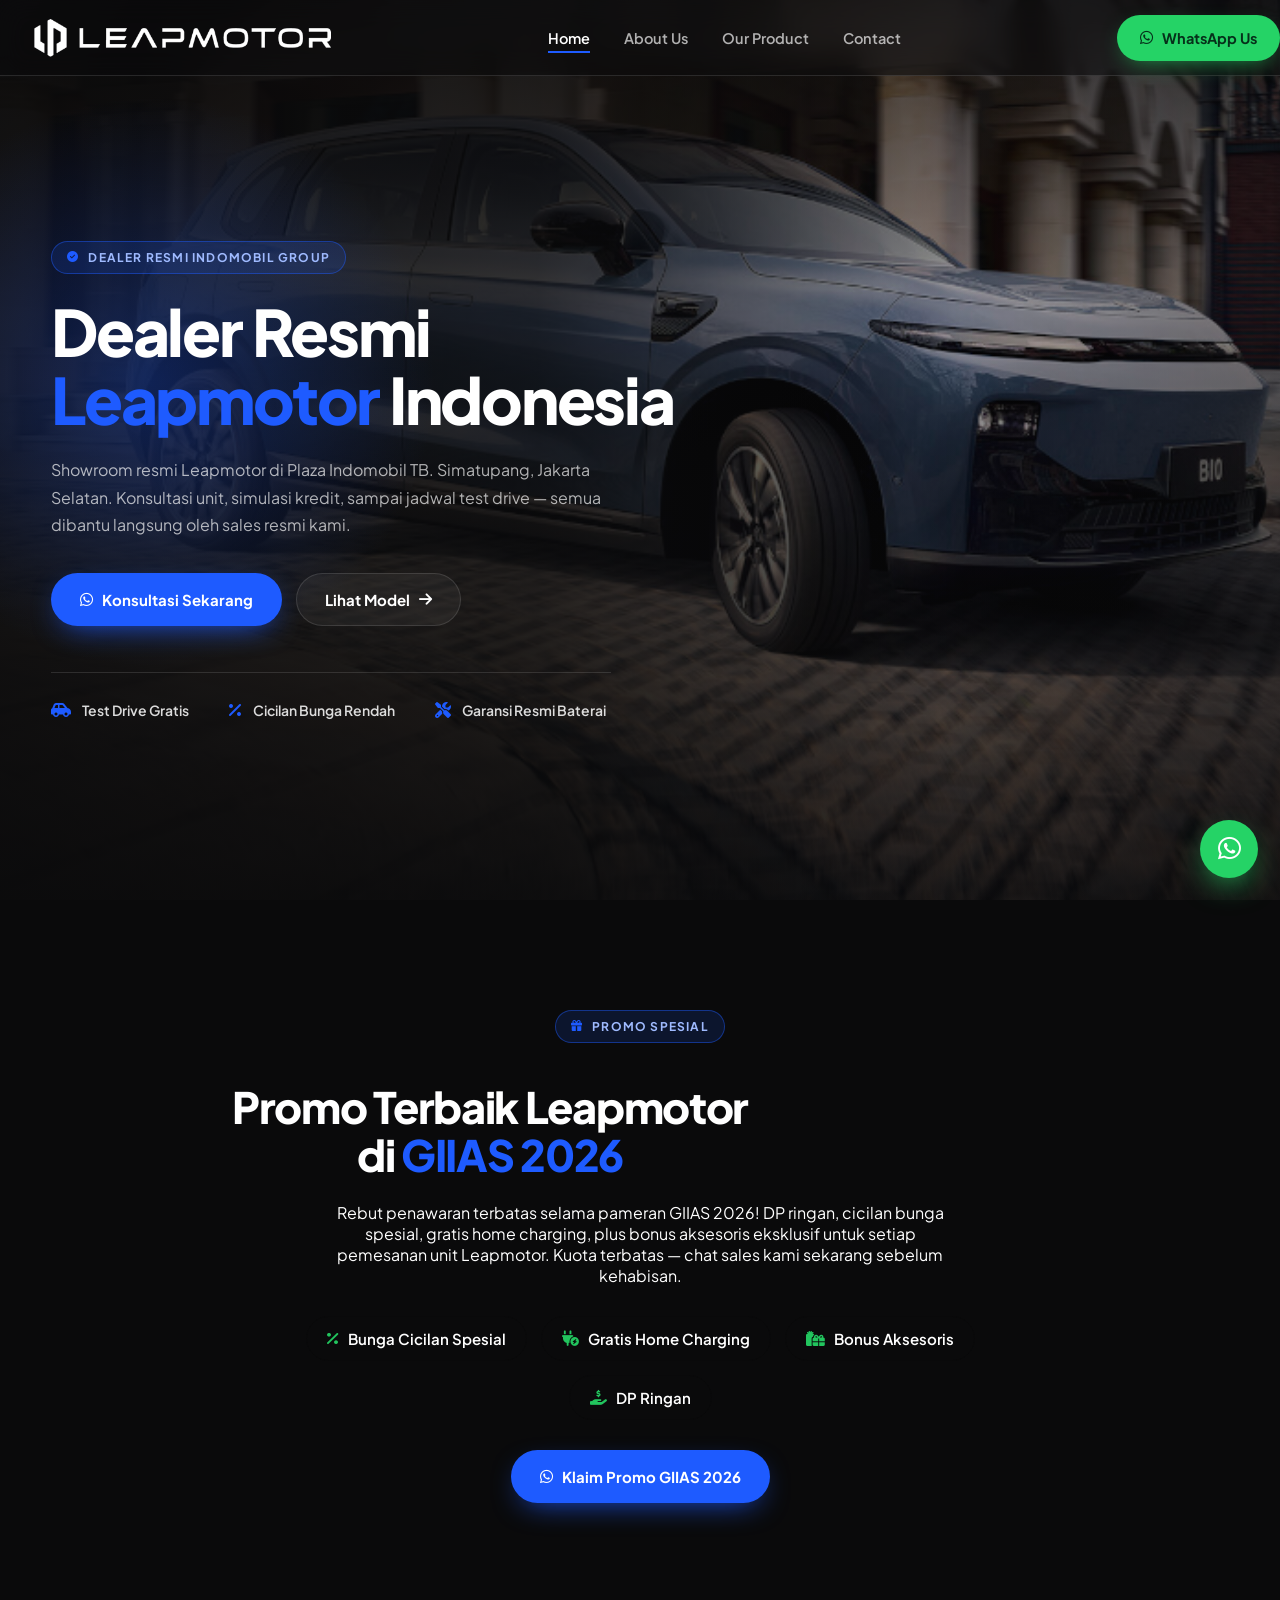
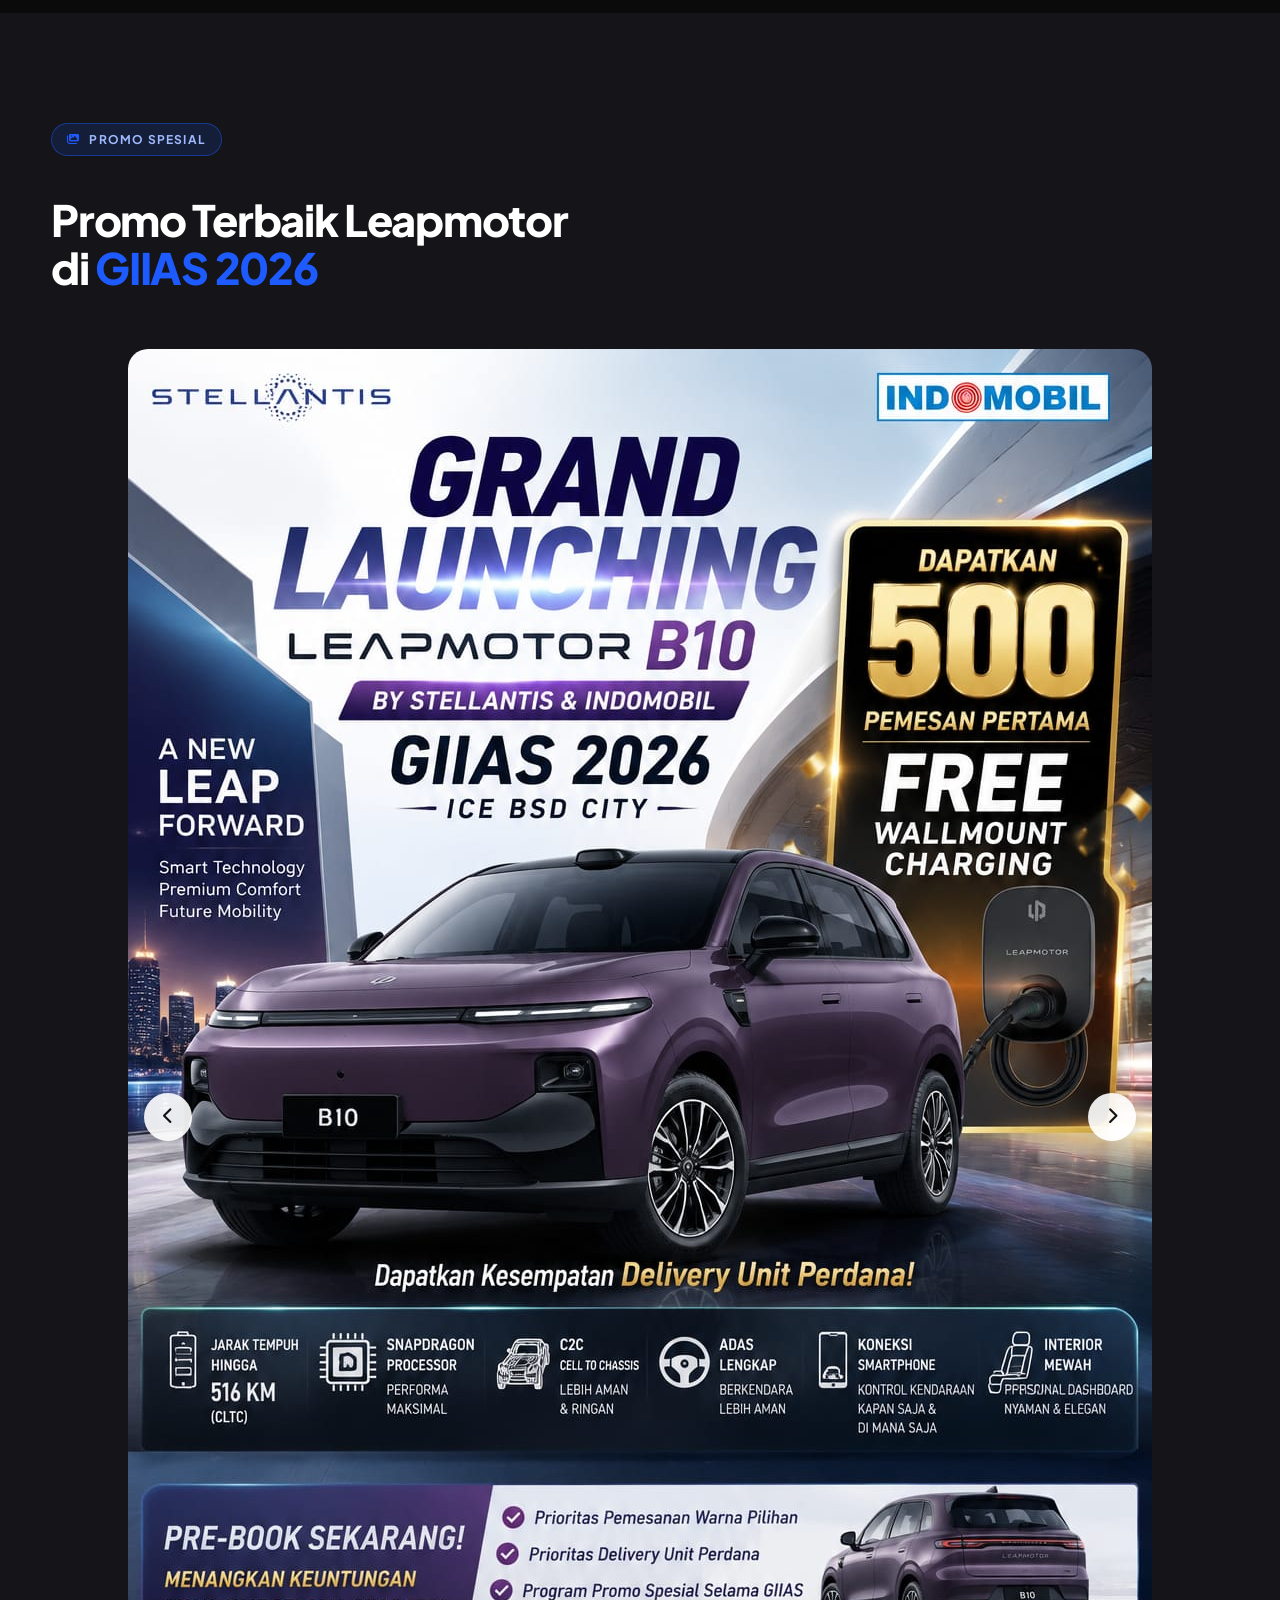
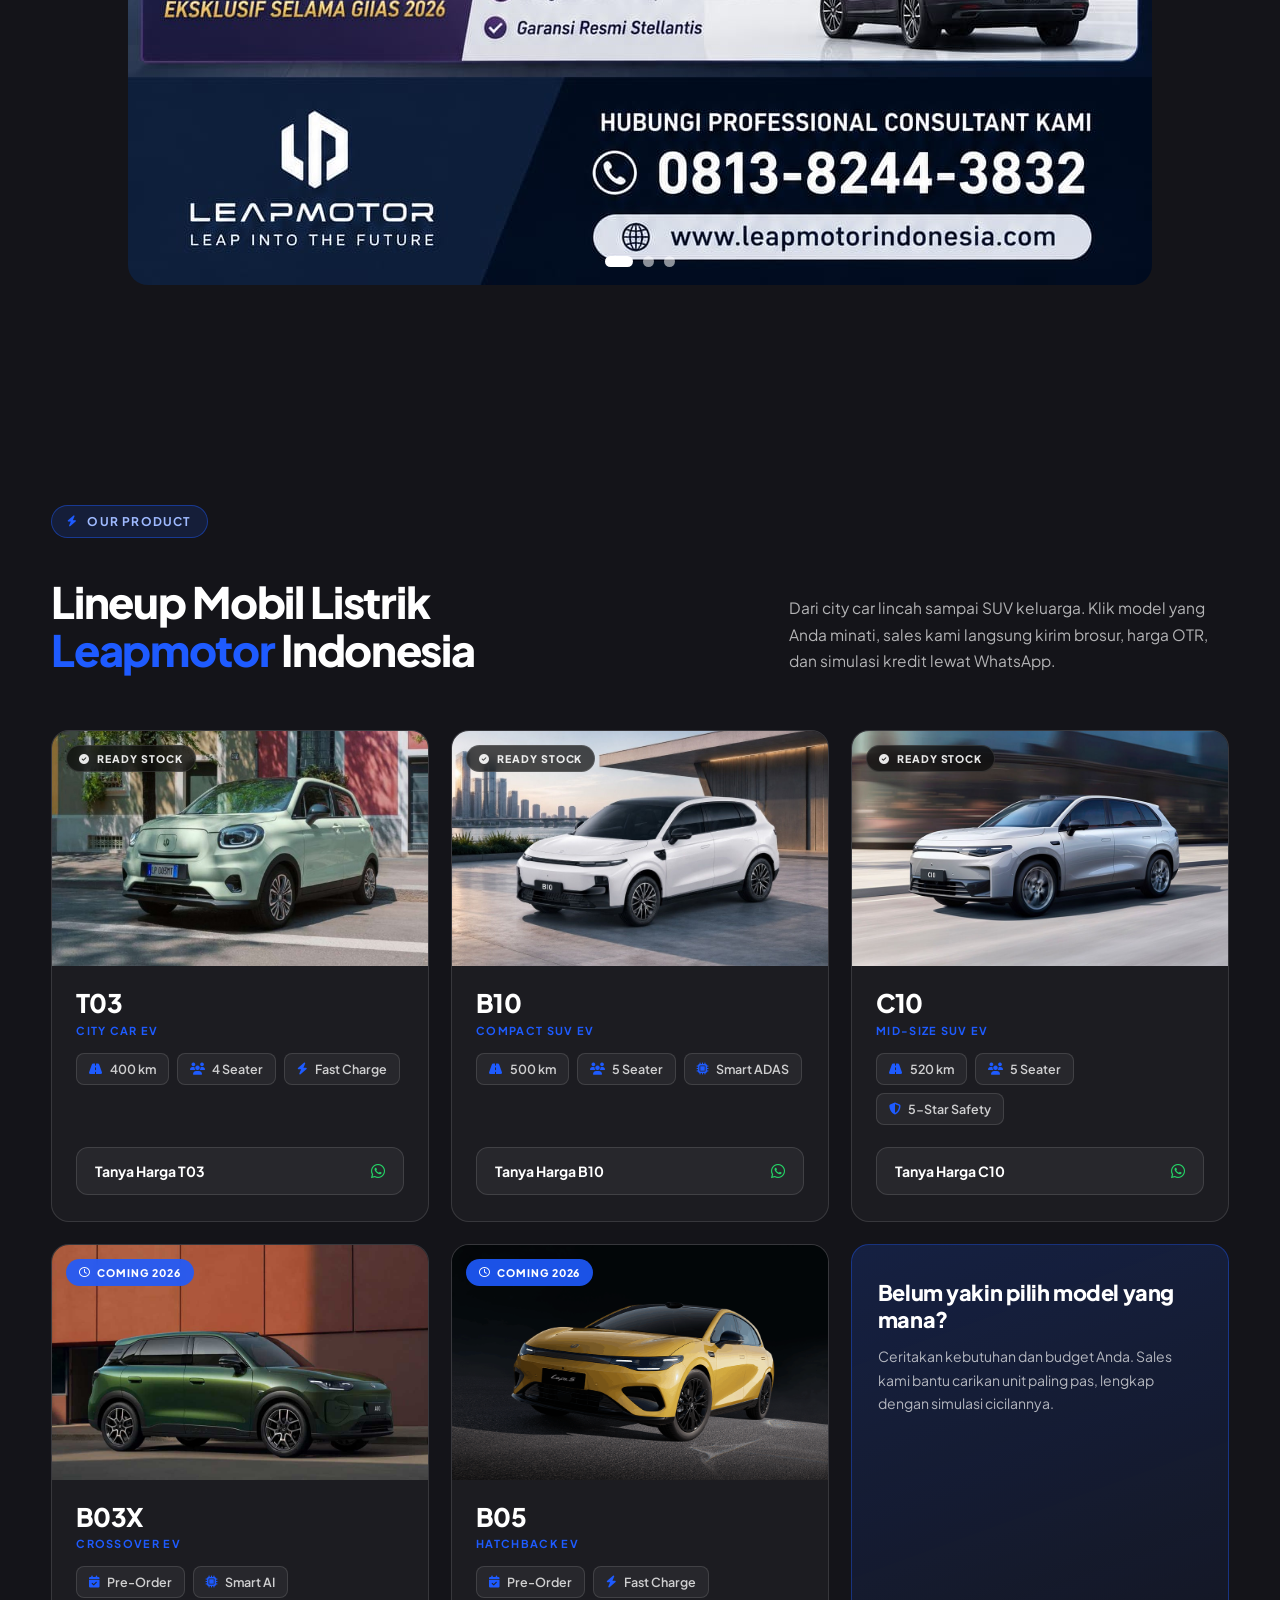
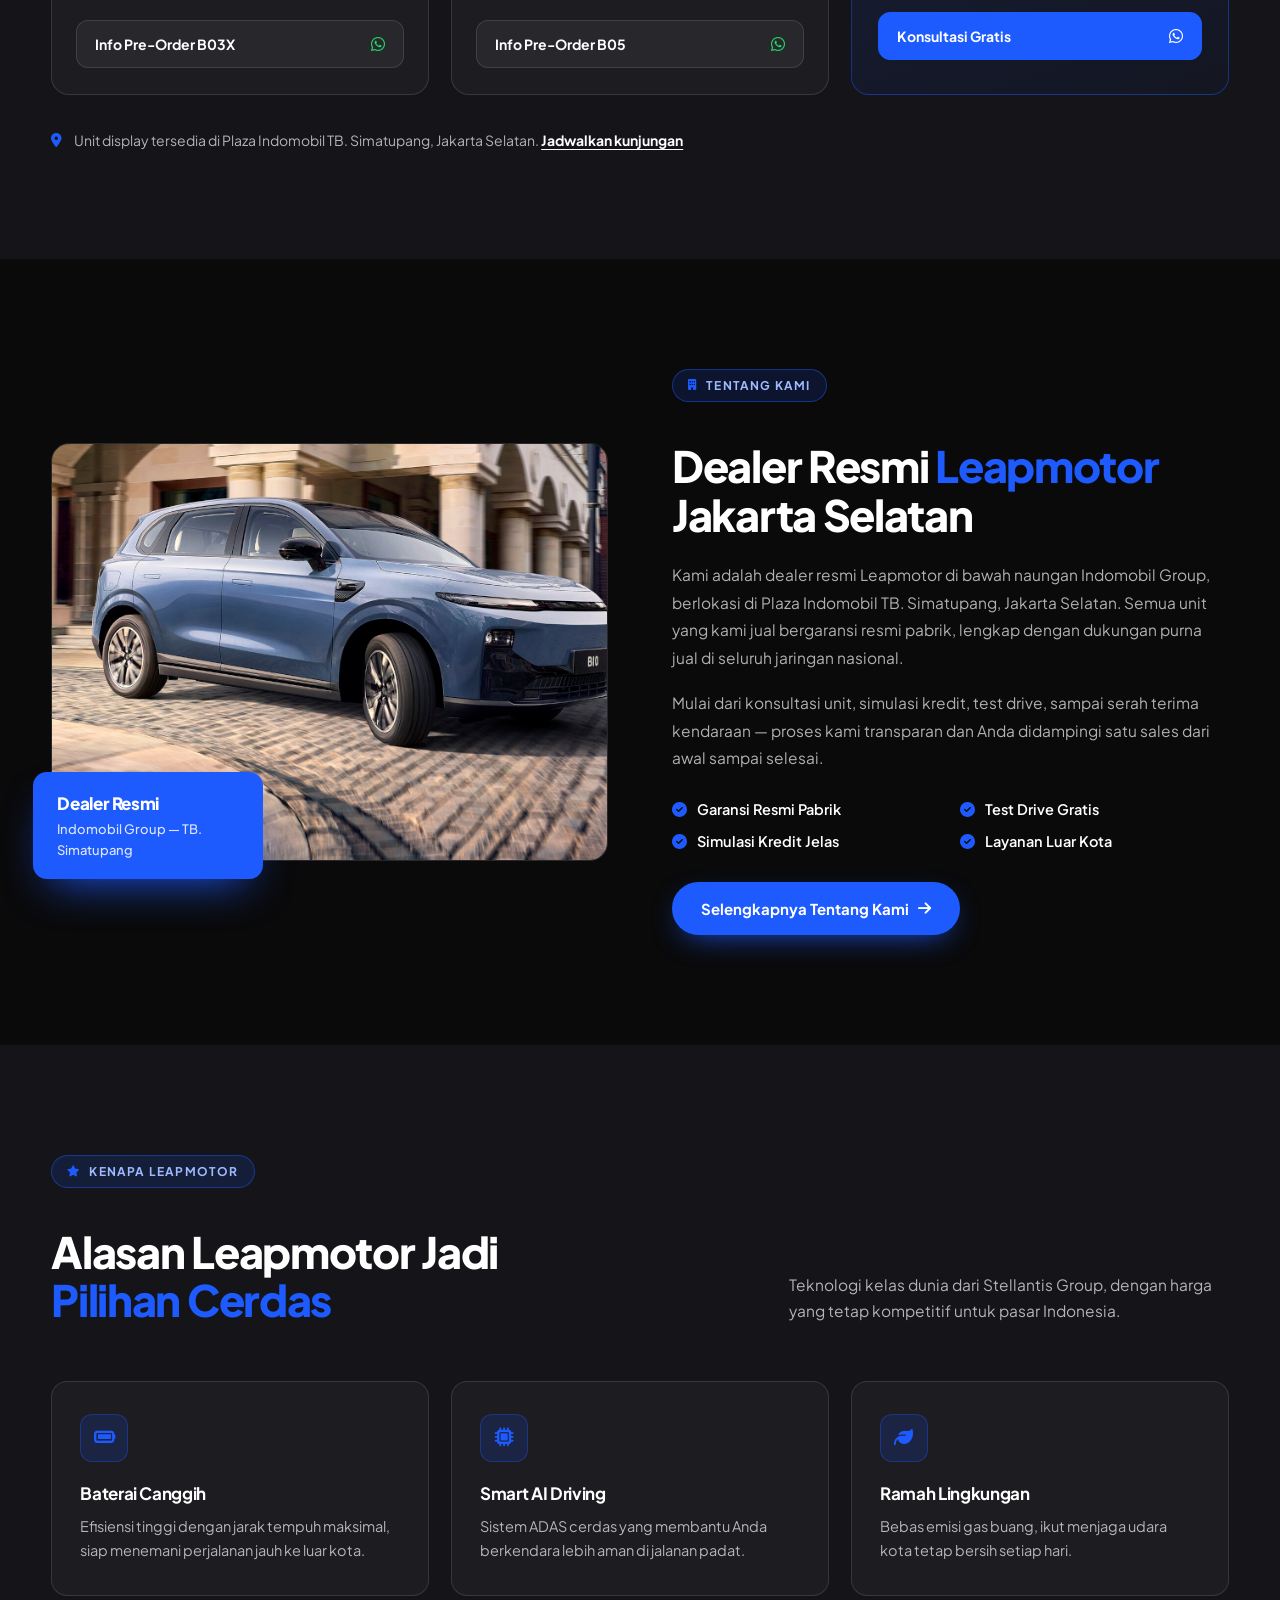
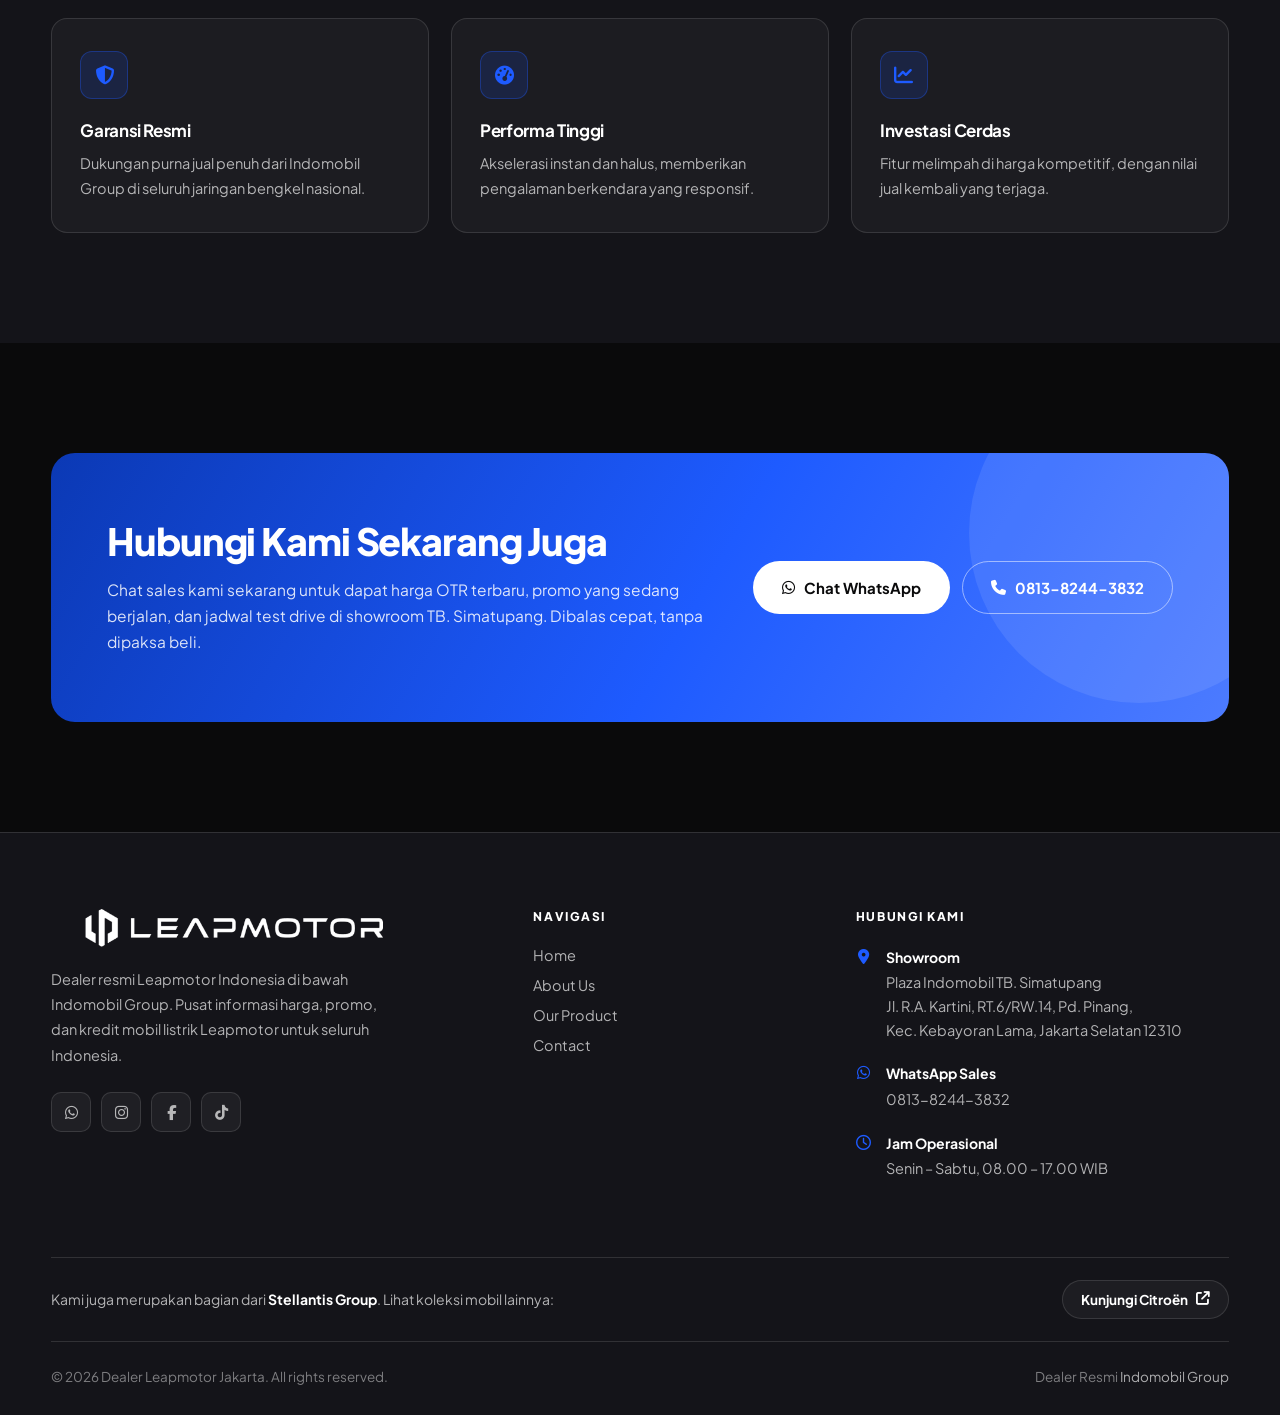
<file: index.html>
<!DOCTYPE html>
<html lang="id">
<head>
<meta charset="UTF-8">
<meta name="viewport" content="width=device-width, initial-scale=1.0">
<title>Dealer Resmi Leapmotor Indonesia | Showroom Jakarta TB. Simatupang</title>
<meta name="description" content="Dealer resmi Leapmotor Indonesia di Plaza Indomobil TB. Simatupang, Jakarta. Info harga, promo, kredit, dan test drive mobil listrik Leapmotor T03, B10, C10.">

<link rel="preconnect" href="https://fonts.googleapis.com">
<link rel="preconnect" href="https://fonts.gstatic.com" crossorigin>
<link href="https://fonts.googleapis.com/css2?family=Plus+Jakarta+Sans:wght@400;500;600;700;800&display=swap" rel="stylesheet">
<link rel="stylesheet" href="https://cdnjs.cloudflare.com/ajax/libs/font-awesome/6.5.2/css/all.min.css">
<link rel="stylesheet" href="assets/style.css">
</head>
<body>

<!-- ============ NAVBAR ============ -->
<header class="nav" id="nav">
  <div class="wrap nav__inner">
    <a href="index.html" class="brand" aria-label="Dealer Leapmotor Jakarta">
      <img src="assets/logo.png" alt="Leapmotor">
    </a>

    <nav class="menu" id="menu">
      <a href="index.html" class="is-active">Home</a>
      <a href="about.html">About Us</a>
      <a href="product.html">Our Product</a>
      <a href="contact.html">Contact</a>
    </nav>

    <div class="nav__right">
      <a href="https://wa.me/6281382443832" target="_blank" class="btn btn--wa">
        <i class="fa-brands fa-whatsapp"></i> WhatsApp Us
      </a>
      <button class="burger" id="burger" aria-label="Buka menu" aria-expanded="false"><i class="fa-solid fa-bars"></i></button>
    </div>
  </div>
</header>

<!-- ============ HERO ============ -->
<section class="hero">
  <div class="hero__bg">
    <img src="assets/hero-leapmotor.jpg" alt="Showroom Leapmotor Jakarta">
  </div>
  <div class="hero__glow"></div>

  <div class="wrap">
    <div class="hero__content">
      <span class="eyebrow"><i class="fa-solid fa-circle-check"></i> Dealer Resmi Indomobil Group</span>

      <h1>Dealer Resmi <em>Leapmotor</em> Indonesia</h1>

      <p>
        Showroom resmi Leapmotor di Plaza Indomobil TB. Simatupang, Jakarta Selatan.
        Konsultasi unit, simulasi kredit, sampai jadwal test drive &mdash; semua dibantu langsung
        oleh sales resmi kami.
      </p>

      <div class="hero__cta">
        <a href="https://wa.me/6281382443832" target="_blank" class="btn btn--primary btn--lg">
          <i class="fa-brands fa-whatsapp"></i> Konsultasi Sekarang
        </a>
        <a href="product.html" class="btn btn--ghost btn--lg">
          Lihat Model <i class="fa-solid fa-arrow-right"></i>
        </a>
      </div>

      <div class="hero__stats">
        <div class="stat"><i class="fa-solid fa-car-side"></i><span>Test Drive Gratis</span></div>
        <div class="stat"><i class="fa-solid fa-percent"></i><span>Cicilan Bunga Rendah</span></div>
        <div class="stat"><i class="fa-solid fa-screwdriver-wrench"></i><span>Garansi Resmi Baterai</span></div>
      </div>
    </div>
  </div>
</section>

<!-- ============ PROMO GIIAS 2026 ============ -->
<section class="section giias">
  <div class="wrap">
    <div class="giias__inner">
      <span class="eyebrow"><i class="fa-solid fa-gift"></i> Promo Spesial</span>
      <h2 class="section__title">Promo Terbaik Leapmotor di <em>GIIAS 2026</em></h2>
      <p>
        Rebut penawaran terbatas selama pameran GIIAS 2026! DP ringan, cicilan bunga spesial,
        gratis home charging, plus bonus aksesoris eksklusif untuk setiap pemesanan unit
        Leapmotor. Kuota terbatas &mdash; chat sales kami sekarang sebelum kehabisan.
      </p>
      <div class="giias__perks">
        <div class="giias__perk"><i class="fa-solid fa-percent"></i> Bunga Cicilan Spesial</div>
        <div class="giias__perk"><i class="fa-solid fa-plug-circle-bolt"></i> Gratis Home Charging</div>
        <div class="giias__perk"><i class="fa-solid fa-gifts"></i> Bonus Aksesoris</div>
        <div class="giias__perk"><i class="fa-solid fa-hand-holding-dollar"></i> DP Ringan</div>
      </div>
      <a href="https://wa.me/6281382443832?text=Halo%2C%20saya%20mau%20info%20promo%20Leapmotor%20di%20GIIAS%202026" target="_blank" class="btn btn--primary btn--lg">
        <i class="fa-brands fa-whatsapp"></i> Klaim Promo GIIAS 2026
      </a>
    </div>
  </div>
</section>

<!-- ============ IMAGE SLIDER ============ -->
<section class="section section--alt">
  <div class="wrap">
    <div class="section__head">
      <div>
        <span class="eyebrow"><i class="fa-solid fa-images"></i> Promo Spesial</span>
        <h2 class="section__title">Promo Terbaik Leapmotor di <em>GIIAS 2026</em></h2>
      </div>
    </div>

    <div class="slider" id="slider">
      <div class="slider__track" id="sliderTrack">
        <div class="slide"><img src="assets/giias-1.jpg" alt="Booth Leapmotor GIIAS 2026 - 1" width="1024" height="1536"></div>
        <div class="slide"><img src="assets/giias-2.jpg" alt="Booth Leapmotor GIIAS 2026 - 2" width="1024" height="1536"></div>
        <div class="slide"><img src="assets/giias-3.jpg" alt="Booth Leapmotor GIIAS 2026 - 3" width="1024" height="1536"></div>
      </div>

      <button class="slider__btn slider__btn--prev" id="sliderPrev" aria-label="Sebelumnya"><i class="fa-solid fa-chevron-left"></i></button>
      <button class="slider__btn slider__btn--next" id="sliderNext" aria-label="Berikutnya"><i class="fa-solid fa-chevron-right"></i></button>

      <div class="slider__dots" id="sliderDots"></div>
    </div>
  </div>
</section>
  
<!-- ============ OUR PRODUCT ============ -->
<section class="section section--alt">
  <div class="wrap">

    <div class="section__head">
      <div>
        <span class="eyebrow"><i class="fa-solid fa-bolt"></i> Our Product</span>
        <h2 class="section__title">Lineup Mobil Listrik <em>Leapmotor</em> Indonesia</h2>
      </div>
      <p>
        Dari city car lincah sampai SUV keluarga. Klik model yang Anda minati,
        sales kami langsung kirim brosur, harga OTR, dan simulasi kredit lewat WhatsApp.
      </p>
    </div>

    <div class="models">

      <article class="model">
        <div class="model__media">
          <span class="model__tag"><i class="fa-solid fa-circle-check"></i> Ready Stock</span>
          <img src="assets/leapmotor-t03.jpg" alt="Leapmotor T03">
        </div>
        <div class="model__body">
          <h3 class="model__name">T03</h3>
          <span class="model__type">City Car EV</span>
          <div class="model__specs">
            <span class="spec"><i class="fa-solid fa-road"></i> 400 km</span>
            <span class="spec"><i class="fa-solid fa-users"></i> 4 Seater</span>
            <span class="spec"><i class="fa-solid fa-bolt"></i> Fast Charge</span>
          </div>
          <a class="model__cta" target="_blank"
             href="https://wa.me/6281382443832?text=Halo%2C%20saya%20mau%20tanya%20harga%20dan%20promo%20Leapmotor%20T03">
            Tanya Harga T03 <i class="fa-brands fa-whatsapp"></i>
          </a>
        </div>
      </article>

      <article class="model">
        <div class="model__media">
          <span class="model__tag"><i class="fa-solid fa-circle-check"></i> Ready Stock</span>
          <img src="assets/leapmotor-b10.jpg" alt="Leapmotor B10">
        </div>
        <div class="model__body">
          <h3 class="model__name">B10</h3>
          <span class="model__type">Compact SUV EV</span>
          <div class="model__specs">
            <span class="spec"><i class="fa-solid fa-road"></i> 500 km</span>
            <span class="spec"><i class="fa-solid fa-users"></i> 5 Seater</span>
            <span class="spec"><i class="fa-solid fa-microchip"></i> Smart ADAS</span>
          </div>
          <a class="model__cta" target="_blank"
             href="https://wa.me/6281382443832?text=Halo%2C%20saya%20mau%20tanya%20harga%20dan%20promo%20Leapmotor%20B10">
            Tanya Harga B10 <i class="fa-brands fa-whatsapp"></i>
          </a>
        </div>
      </article>

      <article class="model">
        <div class="model__media">
          <span class="model__tag"><i class="fa-solid fa-circle-check"></i> Ready Stock</span>
          <img src="assets/leapmotor-c10.jpg" alt="Leapmotor C10">
        </div>
        <div class="model__body">
          <h3 class="model__name">C10</h3>
          <span class="model__type">Mid-Size SUV EV</span>
          <div class="model__specs">
            <span class="spec"><i class="fa-solid fa-road"></i> 520 km</span>
            <span class="spec"><i class="fa-solid fa-users"></i> 5 Seater</span>
            <span class="spec"><i class="fa-solid fa-shield-halved"></i> 5-Star Safety</span>
          </div>
          <a class="model__cta" target="_blank"
             href="https://wa.me/6281382443832?text=Halo%2C%20saya%20mau%20tanya%20harga%20dan%20promo%20Leapmotor%20C10">
            Tanya Harga C10 <i class="fa-brands fa-whatsapp"></i>
          </a>
        </div>
      </article>

      <article class="model">
        <div class="model__media">
          <span class="model__tag model__tag--soon"><i class="fa-regular fa-clock"></i> Coming 2026</span>
          <img src="assets/leapmotor-b03x.jpg" alt="Leapmotor B03X">
        </div>
        <div class="model__body">
          <h3 class="model__name">B03X</h3>
          <span class="model__type">Crossover EV</span>
          <div class="model__specs">
            <span class="spec"><i class="fa-solid fa-calendar-check"></i> Pre-Order</span>
            <span class="spec"><i class="fa-solid fa-microchip"></i> Smart AI</span>
          </div>
          <a class="model__cta" target="_blank"
             href="https://wa.me/6281382443832?text=Halo%2C%20saya%20mau%20info%20pre-order%20Leapmotor%20B03X">
            Info Pre-Order B03X <i class="fa-brands fa-whatsapp"></i>
          </a>
        </div>
      </article>

      <article class="model">
        <div class="model__media">
          <span class="model__tag model__tag--soon"><i class="fa-regular fa-clock"></i> Coming 2026</span>
          <img src="assets/leapmotor-b05.jpg" alt="Leapmotor B05">
        </div>
        <div class="model__body">
          <h3 class="model__name">B05</h3>
          <span class="model__type">Hatchback EV</span>
          <div class="model__specs">
            <span class="spec"><i class="fa-solid fa-calendar-check"></i> Pre-Order</span>
            <span class="spec"><i class="fa-solid fa-bolt"></i> Fast Charge</span>
          </div>
          <a class="model__cta" target="_blank"
             href="https://wa.me/6281382443832?text=Halo%2C%20saya%20mau%20info%20pre-order%20Leapmotor%20B05">
            Info Pre-Order B05 <i class="fa-brands fa-whatsapp"></i>
          </a>
        </div>
      </article>

      <article class="model model--cta">
        <div class="model__body">
          <h3>Belum yakin pilih model yang mana?</h3>
          <p>
            Ceritakan kebutuhan dan budget Anda. Sales kami bantu carikan unit paling pas,
            lengkap dengan simulasi cicilannya.
          </p>
          <a class="model__cta" target="_blank"
             href="https://wa.me/6281382443832?text=Halo%2C%20saya%20mau%20konsultasi%20pilih%20model%20Leapmotor%20yang%20sesuai%20kebutuhan%20saya">
            Konsultasi Gratis <i class="fa-brands fa-whatsapp"></i>
          </a>
        </div>
      </article>

    </div>

    <div class="models__note">
      <i class="fa-solid fa-location-dot"></i>
      <span>Unit display tersedia di Plaza Indomobil TB. Simatupang, Jakarta Selatan. <a href="contact.html">Jadwalkan kunjungan</a></span>
    </div>

  </div>
</section>

<!-- ============ ABOUT ============ -->
<section class="section">
  <div class="wrap">
    <div class="about">

      <div class="about__media">
        <img src="assets/showroom-leapmotor.jpg" alt="Showroom Leapmotor Plaza Indomobil TB Simatupang">
        <div class="about__badge">
          <strong>Dealer Resmi</strong>
          <span>Indomobil Group &mdash; TB. Simatupang</span>
        </div>
      </div>

      <div class="about__body">
        <span class="eyebrow"><i class="fa-solid fa-building"></i> Tentang Kami</span>
        <h2 class="section__title">Dealer Resmi <em>Leapmotor</em> Jakarta Selatan</h2>

        <p style="margin-top:22px">
          Kami adalah dealer resmi Leapmotor di bawah naungan Indomobil Group, berlokasi di
          Plaza Indomobil TB. Simatupang, Jakarta Selatan. Semua unit yang kami jual bergaransi
          resmi pabrik, lengkap dengan dukungan purna jual di seluruh jaringan nasional.
        </p>
        <p>
          Mulai dari konsultasi unit, simulasi kredit, test drive, sampai serah terima kendaraan &mdash;
          proses kami transparan dan Anda didampingi satu sales dari awal sampai selesai.
        </p>

        <div class="about__list">
          <div><i class="fa-solid fa-circle-check"></i> Garansi Resmi Pabrik</div>
          <div><i class="fa-solid fa-circle-check"></i> Test Drive Gratis</div>
          <div><i class="fa-solid fa-circle-check"></i> Simulasi Kredit Jelas</div>
          <div><i class="fa-solid fa-circle-check"></i> Layanan Luar Kota</div>
        </div>

        <a href="about.html" class="btn btn--primary btn--lg">
          Selengkapnya Tentang Kami <i class="fa-solid fa-arrow-right"></i>
        </a>
      </div>

    </div>
  </div>
</section>

<!-- ============ WHY CHOOSE US ============ -->
<section class="section section--alt">
  <div class="wrap">

    <div class="section__head">
      <div>
        <span class="eyebrow"><i class="fa-solid fa-star"></i> Kenapa Leapmotor</span>
        <h2 class="section__title">Alasan Leapmotor Jadi <em>Pilihan Cerdas</em></h2>
      </div>
      <p>
        Teknologi kelas dunia dari Stellantis Group, dengan harga yang tetap kompetitif
        untuk pasar Indonesia.
      </p>
    </div>

    <div class="why">
      <div class="why__card">
        <div class="why__icon"><i class="fa-solid fa-battery-full"></i></div>
        <h3>Baterai Canggih</h3>
        <p>Efisiensi tinggi dengan jarak tempuh maksimal, siap menemani perjalanan jauh ke luar kota.</p>
      </div>
      <div class="why__card">
        <div class="why__icon"><i class="fa-solid fa-microchip"></i></div>
        <h3>Smart AI Driving</h3>
        <p>Sistem ADAS cerdas yang membantu Anda berkendara lebih aman di jalanan padat.</p>
      </div>
      <div class="why__card">
        <div class="why__icon"><i class="fa-solid fa-leaf"></i></div>
        <h3>Ramah Lingkungan</h3>
        <p>Bebas emisi gas buang, ikut menjaga udara kota tetap bersih setiap hari.</p>
      </div>
      <div class="why__card">
        <div class="why__icon"><i class="fa-solid fa-shield-halved"></i></div>
        <h3>Garansi Resmi</h3>
        <p>Dukungan purna jual penuh dari Indomobil Group di seluruh jaringan bengkel nasional.</p>
      </div>
      <div class="why__card">
        <div class="why__icon"><i class="fa-solid fa-gauge-high"></i></div>
        <h3>Performa Tinggi</h3>
        <p>Akselerasi instan dan halus, memberikan pengalaman berkendara yang responsif.</p>
      </div>
      <div class="why__card">
        <div class="why__icon"><i class="fa-solid fa-chart-line"></i></div>
        <h3>Investasi Cerdas</h3>
        <p>Fitur melimpah di harga kompetitif, dengan nilai jual kembali yang terjaga.</p>
      </div>
    </div>

  </div>
</section>

<!-- ============ CTA BAND ============ -->
<section class="section">
  <div class="wrap">
    <div class="cta-band">
      <div class="cta-band__text">
        <h2>Hubungi Kami Sekarang Juga</h2>
        <p>
          Chat sales kami sekarang untuk dapat harga OTR terbaru, promo yang sedang berjalan,
          dan jadwal test drive di showroom TB. Simatupang. Dibalas cepat, tanpa dipaksa beli.
        </p>
      </div>
      <div class="cta-band__actions">
        <a href="https://wa.me/6281382443832" target="_blank" class="btn btn--white btn--lg">
          <i class="fa-brands fa-whatsapp"></i> Chat WhatsApp
        </a>
        <a href="tel:081382443832" class="btn btn--outline btn--lg">
          <i class="fa-solid fa-phone"></i> 0813-8244-3832
        </a>
      </div>
    </div>
  </div>
</section>

<!-- ============ FOOTER ============ -->
<footer class="footer">
  <div class="wrap">

    <div class="footer__grid">
      <div class="footer__brand">
        <a href="index.html" class="brand" aria-label="Dealer Leapmotor Jakarta">
          <img src="assets/logo.png" alt="Leapmotor">
        </a>
        <p>
          Dealer resmi Leapmotor Indonesia di bawah Indomobil Group. Pusat informasi harga,
          promo, dan kredit mobil listrik Leapmotor untuk seluruh Indonesia.
        </p>
        <div class="socials">
          <a href="https://wa.me/6281382443832" target="_blank" aria-label="WhatsApp"><i class="fa-brands fa-whatsapp"></i></a>
          <a href="#" aria-label="Instagram"><i class="fa-brands fa-instagram"></i></a>
          <a href="#" aria-label="Facebook"><i class="fa-brands fa-facebook-f"></i></a>
          <a href="#" aria-label="TikTok"><i class="fa-brands fa-tiktok"></i></a>
        </div>
      </div>

      <div>
        <h4>Navigasi</h4>
        <div class="footer__links">
          <a href="index.html">Home</a>
          <a href="about.html">About Us</a>
          <a href="product.html">Our Product</a>
          <a href="contact.html">Contact</a>
        </div>
      </div>

      <div>
        <h4>Hubungi Kami</h4>
        <div class="contact-item">
          <i class="fa-solid fa-location-dot"></i>
          <div>
            <strong>Showroom</strong>
            Plaza Indomobil TB. Simatupang<br>
            Jl. R.A. Kartini, RT.6/RW.14, Pd. Pinang,<br>
            Kec. Kebayoran Lama, Jakarta Selatan 12310
          </div>
        </div>
        <div class="contact-item">
          <i class="fa-brands fa-whatsapp"></i>
          <div>
            <strong>WhatsApp Sales</strong>
            <a href="https://wa.me/6281382443832" target="_blank">0813-8244-3832</a>
          </div>
        </div>
        <div class="contact-item">
          <i class="fa-regular fa-clock"></i>
          <div>
            <strong>Jam Operasional</strong>
            Senin &ndash; Sabtu, 08.00 &ndash; 17.00 WIB
          </div>
        </div>
      </div>
    </div>

    <div class="stellantis">
      <p>Kami juga merupakan bagian dari <strong style="color:#fff">Stellantis Group</strong>. Lihat koleksi mobil lainnya:</p>
      <a href="https://citroenbekasi.com/" target="_blank">
        Kunjungi Citro&euml;n <i class="fa-solid fa-arrow-up-right-from-square"></i>
      </a>
    </div>

    <div class="footer__bottom">
      <span>&copy; 2026 Dealer Leapmotor Jakarta. All rights reserved.</span>
      <span>Dealer Resmi <a href="#">Indomobil Group</a></span>
    </div>

  </div>
</footer>

<a href="https://wa.me/6281382443832" target="_blank" class="wa-float" aria-label="Chat WhatsApp">
  <i class="fa-brands fa-whatsapp"></i>
</a>

<script src="assets/script.js"></script>
</body>
</html>
</file>
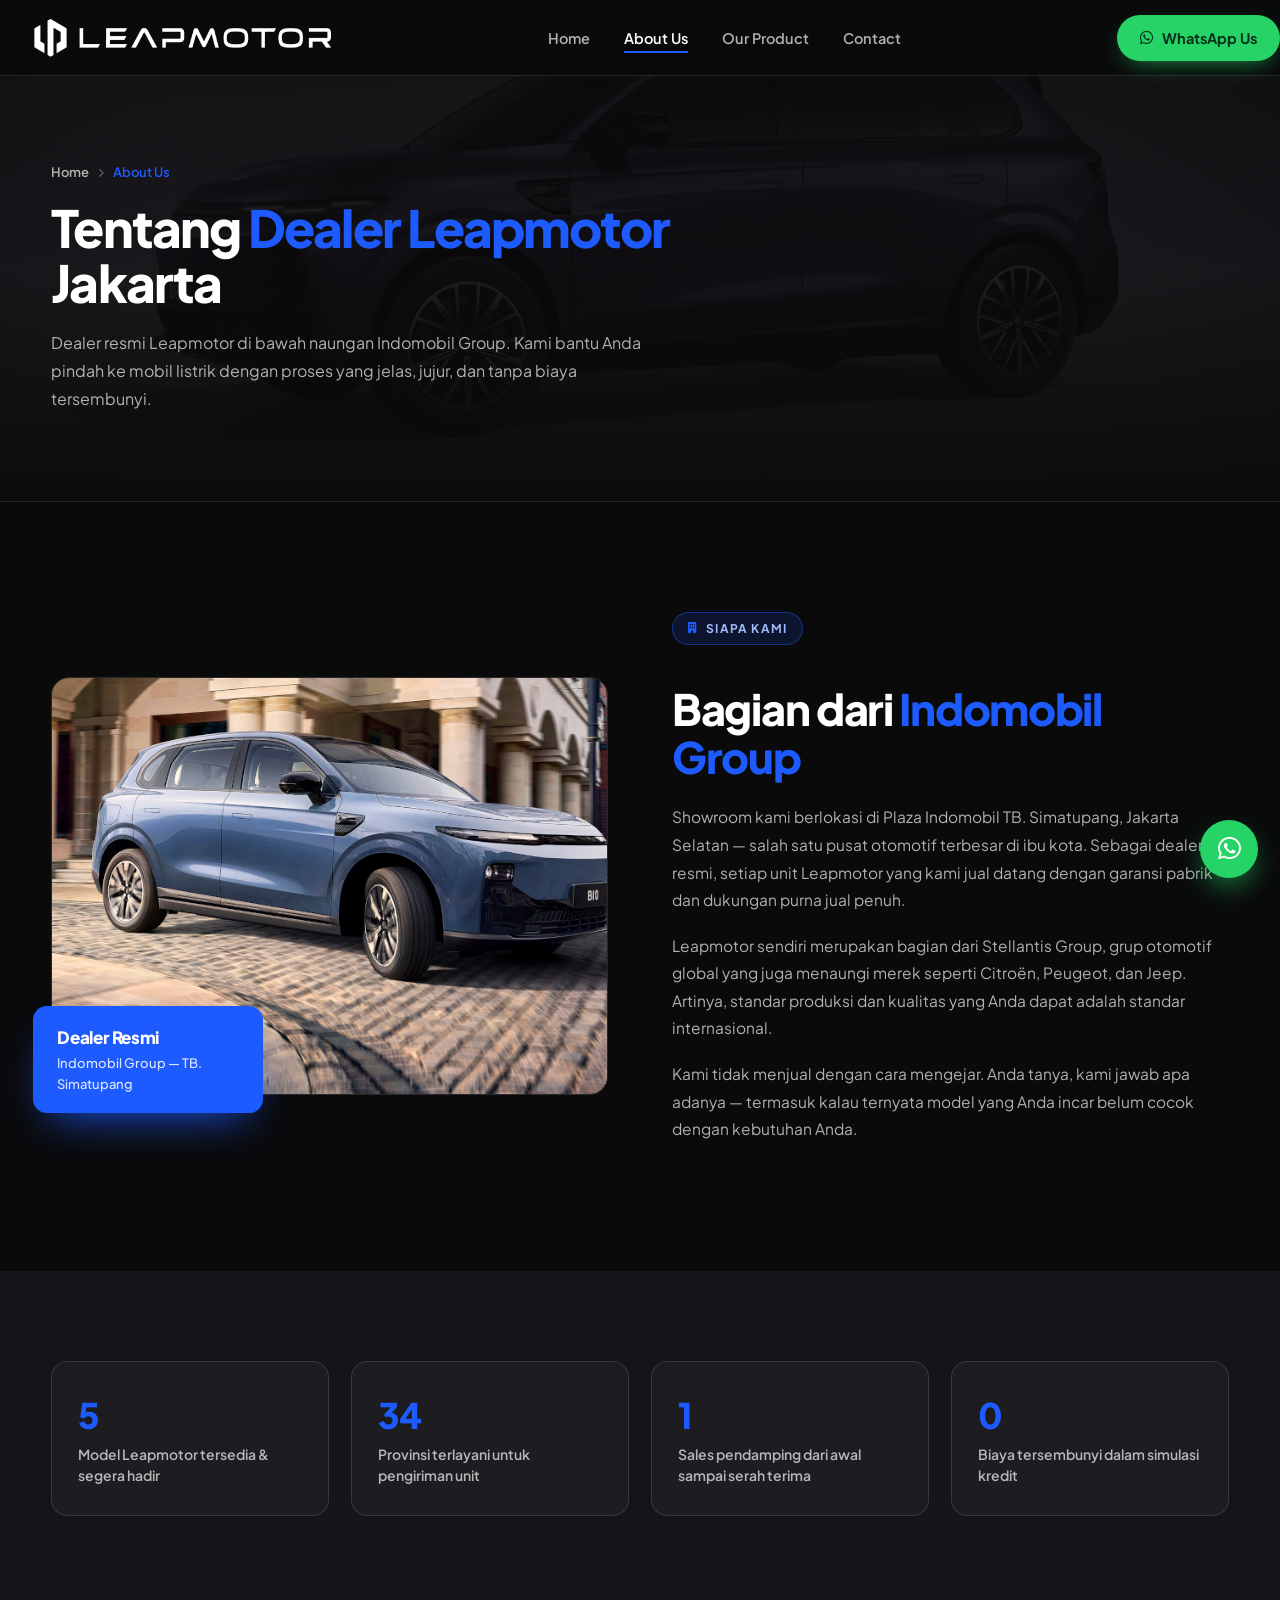
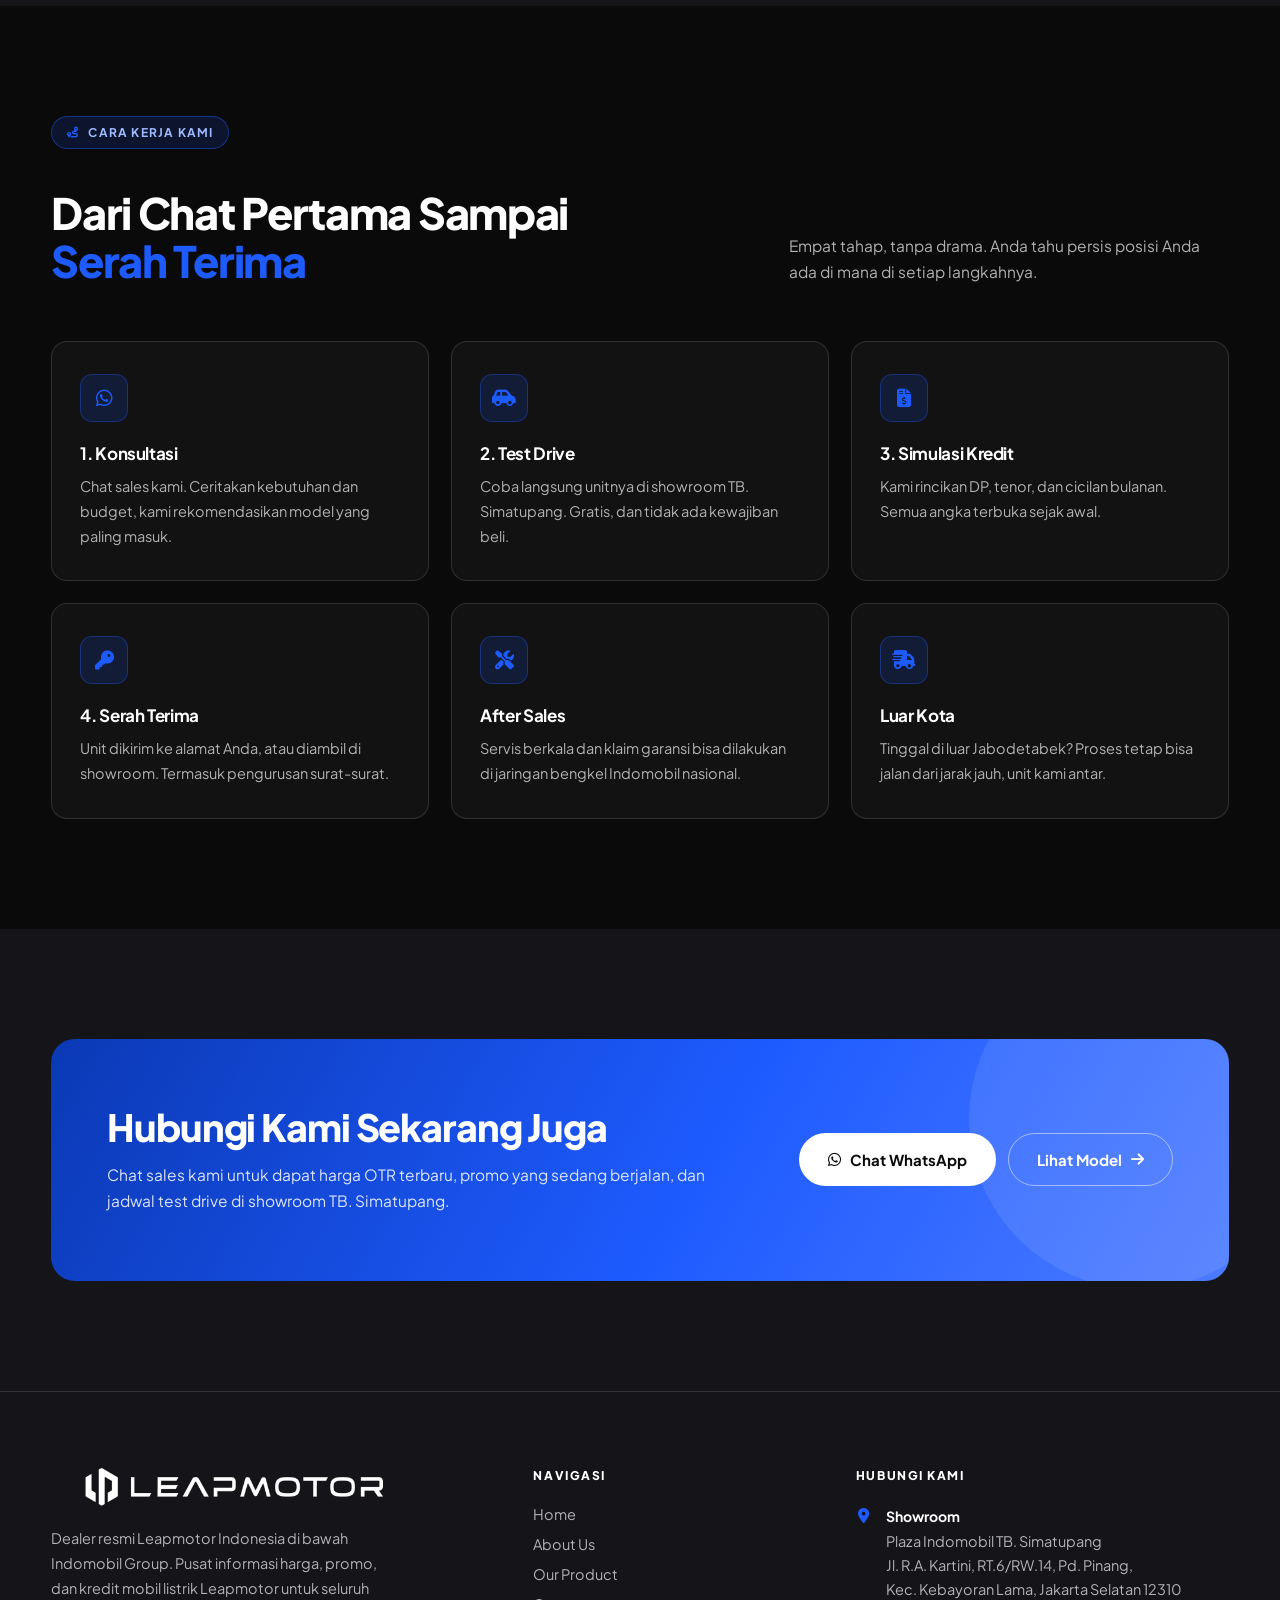
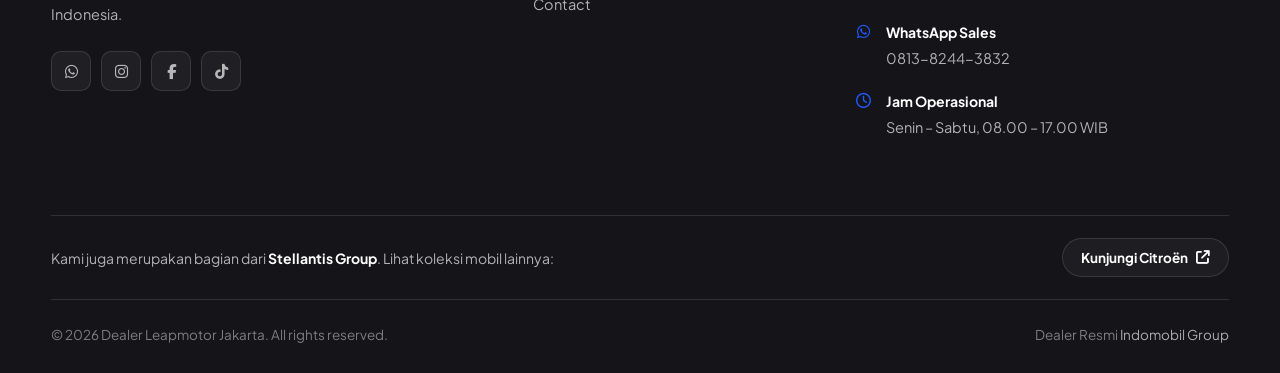
<file: about.html>
<!DOCTYPE html>
<html lang="id">
<head>
<meta charset="UTF-8">
<meta name="viewport" content="width=device-width, initial-scale=1.0">
<title>About Us | Dealer Resmi Leapmotor Indonesia</title>
<meta name="description" content="Tentang Dealer Resmi Leapmotor Indonesia di Plaza Indomobil TB. Simatupang Jakarta. Bagian dari Indomobil Group dan Stellantis Group.">

<link rel="preconnect" href="https://fonts.googleapis.com">
<link rel="preconnect" href="https://fonts.gstatic.com" crossorigin>
<link href="https://fonts.googleapis.com/css2?family=Plus+Jakarta+Sans:wght@400;500;600;700;800&display=swap" rel="stylesheet">
<link rel="stylesheet" href="https://cdnjs.cloudflare.com/ajax/libs/font-awesome/6.5.2/css/all.min.css">
<link rel="stylesheet" href="assets/style.css">
</head>
<body>

<!-- ============ NAVBAR ============ -->
<header class="nav nav--solid" id="nav">
  <div class="wrap nav__inner">
    <a href="index.html" class="brand" aria-label="Dealer Leapmotor Jakarta">
      <img src="assets/logo.png" alt="Leapmotor">
    </a>
    <nav class="menu" id="menu">
      <a href="index.html">Home</a>
      <a href="about.html" class="is-active">About Us</a>
      <a href="product.html">Our Product</a>
      <a href="contact.html">Contact</a>
    </nav>
    <div class="nav__right">
      <a href="https://wa.me/6281382443832" target="_blank" class="btn btn--wa">
        <i class="fa-brands fa-whatsapp"></i> WhatsApp Us
      </a>
      <button class="burger" id="burger" aria-label="Buka menu" aria-expanded="false"><i class="fa-solid fa-bars"></i></button>
    </div>
  </div>
</header>

<!-- ============ PAGE HERO ============ -->
<section class="page-hero">
  <div class="page-hero__bg">
    <img src="assets/about-hero.jpg" alt="Showroom Leapmotor">
  </div>
  <div class="wrap">
    <div class="page-hero__inner">
      <div class="crumbs">
        <a href="index.html">Home</a>
        <i class="fa-solid fa-chevron-right"></i>
        <span>About Us</span>
      </div>
      <h1>Tentang <em>Dealer Leapmotor</em> Jakarta</h1>
      <p>
        Dealer resmi Leapmotor di bawah naungan Indomobil Group. Kami bantu Anda pindah
        ke mobil listrik dengan proses yang jelas, jujur, dan tanpa biaya tersembunyi.
      </p>
    </div>
  </div>
</section>

<!-- ============ STORY ============ -->
<section class="section">
  <div class="wrap">
    <div class="about">
      <div class="about__media">
        <img src="assets/showroom-leapmotor.jpg" alt="Showroom Leapmotor TB Simatupang">
        <div class="about__badge">
          <strong>Dealer Resmi</strong>
          <span>Indomobil Group &mdash; TB. Simatupang</span>
        </div>
      </div>
      <div class="about__body">
        <span class="eyebrow"><i class="fa-solid fa-building"></i> Siapa Kami</span>
        <h2 class="section__title">Bagian dari <em>Indomobil Group</em></h2>
        <p style="margin-top:22px">
          Showroom kami berlokasi di Plaza Indomobil TB. Simatupang, Jakarta Selatan &mdash;
          salah satu pusat otomotif terbesar di ibu kota. Sebagai dealer resmi, setiap unit
          Leapmotor yang kami jual datang dengan garansi pabrik dan dukungan purna jual penuh.
        </p>
        <p>
          Leapmotor sendiri merupakan bagian dari Stellantis Group, grup otomotif global yang
          juga menaungi merek seperti Citro&euml;n, Peugeot, dan Jeep. Artinya, standar produksi
          dan kualitas yang Anda dapat adalah standar internasional.
        </p>
        <p>
          Kami tidak menjual dengan cara mengejar. Anda tanya, kami jawab apa adanya &mdash;
          termasuk kalau ternyata model yang Anda incar belum cocok dengan kebutuhan Anda.
        </p>
      </div>
    </div>
  </div>
</section>

<!-- ============ ANGKA ============ -->
<section class="section section--alt" style="padding-top:0;padding-bottom:90px">
  <div class="wrap">
    <div class="numbers" style="padding-top:90px">
      <div class="number">
        <strong>5</strong>
        <span>Model Leapmotor tersedia &amp; segera hadir</span>
      </div>
      <div class="number">
        <strong>34</strong>
        <span>Provinsi terlayani untuk pengiriman unit</span>
      </div>
      <div class="number">
        <strong>1</strong>
        <span>Sales pendamping dari awal sampai serah terima</span>
      </div>
      <div class="number">
        <strong>0</strong>
        <span>Biaya tersembunyi dalam simulasi kredit</span>
      </div>
    </div>
  </div>
</section>

<!-- ============ PROSES ============ -->
<section class="section">
  <div class="wrap">
    <div class="section__head">
      <div>
        <span class="eyebrow"><i class="fa-solid fa-route"></i> Cara Kerja Kami</span>
        <h2 class="section__title">Dari Chat Pertama Sampai <em>Serah Terima</em></h2>
      </div>
      <p>
        Empat tahap, tanpa drama. Anda tahu persis posisi Anda ada di mana di setiap langkahnya.
      </p>
    </div>

    <div class="why">
      <div class="why__card">
        <div class="why__icon"><i class="fa-brands fa-whatsapp"></i></div>
        <h3>1. Konsultasi</h3>
        <p>Chat sales kami. Ceritakan kebutuhan dan budget, kami rekomendasikan model yang paling masuk.</p>
      </div>
      <div class="why__card">
        <div class="why__icon"><i class="fa-solid fa-car-side"></i></div>
        <h3>2. Test Drive</h3>
        <p>Coba langsung unitnya di showroom TB. Simatupang. Gratis, dan tidak ada kewajiban beli.</p>
      </div>
      <div class="why__card">
        <div class="why__icon"><i class="fa-solid fa-file-invoice-dollar"></i></div>
        <h3>3. Simulasi Kredit</h3>
        <p>Kami rincikan DP, tenor, dan cicilan bulanan. Semua angka terbuka sejak awal.</p>
      </div>
      <div class="why__card">
        <div class="why__icon"><i class="fa-solid fa-key"></i></div>
        <h3>4. Serah Terima</h3>
        <p>Unit dikirim ke alamat Anda, atau diambil di showroom. Termasuk pengurusan surat-surat.</p>
      </div>
      <div class="why__card">
        <div class="why__icon"><i class="fa-solid fa-screwdriver-wrench"></i></div>
        <h3>After Sales</h3>
        <p>Servis berkala dan klaim garansi bisa dilakukan di jaringan bengkel Indomobil nasional.</p>
      </div>
      <div class="why__card">
        <div class="why__icon"><i class="fa-solid fa-truck-fast"></i></div>
        <h3>Luar Kota</h3>
        <p>Tinggal di luar Jabodetabek? Proses tetap bisa jalan dari jarak jauh, unit kami antar.</p>
      </div>
    </div>
  </div>
</section>

<!-- ============ CTA BAND ============ -->
<section class="section section--alt">
  <div class="wrap">
    <div class="cta-band">
      <div class="cta-band__text">
        <h2>Hubungi Kami Sekarang Juga</h2>
        <p>
          Chat sales kami untuk dapat harga OTR terbaru, promo yang sedang berjalan,
          dan jadwal test drive di showroom TB. Simatupang.
        </p>
      </div>
      <div class="cta-band__actions">
        <a href="https://wa.me/6281382443832" target="_blank" class="btn btn--white btn--lg">
          <i class="fa-brands fa-whatsapp"></i> Chat WhatsApp
        </a>
        <a href="product.html" class="btn btn--outline btn--lg">
          Lihat Model <i class="fa-solid fa-arrow-right"></i>
        </a>
      </div>
    </div>
  </div>
</section>

<!-- ============ FOOTER ============ -->
<footer class="footer">
  <div class="wrap">
    <div class="footer__grid">
      <div class="footer__brand">
        <a href="index.html" class="brand" aria-label="Dealer Leapmotor Jakarta">
          <img src="assets/logo.png" alt="Leapmotor">
        </a>
        <p>
          Dealer resmi Leapmotor Indonesia di bawah Indomobil Group. Pusat informasi harga,
          promo, dan kredit mobil listrik Leapmotor untuk seluruh Indonesia.
        </p>
        <div class="socials">
          <a href="https://wa.me/6281382443832" target="_blank" aria-label="WhatsApp"><i class="fa-brands fa-whatsapp"></i></a>
          <a href="#" aria-label="Instagram"><i class="fa-brands fa-instagram"></i></a>
          <a href="#" aria-label="Facebook"><i class="fa-brands fa-facebook-f"></i></a>
          <a href="#" aria-label="TikTok"><i class="fa-brands fa-tiktok"></i></a>
        </div>
      </div>
      <div>
        <h4>Navigasi</h4>
        <div class="footer__links">
          <a href="index.html">Home</a>
          <a href="about.html">About Us</a>
          <a href="product.html">Our Product</a>
          <a href="contact.html">Contact</a>
        </div>
      </div>
      <div>
        <h4>Hubungi Kami</h4>
        <div class="contact-item">
          <i class="fa-solid fa-location-dot"></i>
          <div>
            <strong>Showroom</strong>
            Plaza Indomobil TB. Simatupang<br>
            Jl. R.A. Kartini, RT.6/RW.14, Pd. Pinang,<br>
            Kec. Kebayoran Lama, Jakarta Selatan 12310
          </div>
        </div>
        <div class="contact-item">
          <i class="fa-brands fa-whatsapp"></i>
          <div>
            <strong>WhatsApp Sales</strong>
            <a href="https://wa.me/6281382443832" target="_blank">0813-8244-3832</a>
          </div>
        </div>
        <div class="contact-item">
          <i class="fa-regular fa-clock"></i>
          <div>
            <strong>Jam Operasional</strong>
            Senin &ndash; Sabtu, 08.00 &ndash; 17.00 WIB
          </div>
        </div>
      </div>
    </div>

    <div class="stellantis">
      <p>Kami juga merupakan bagian dari <strong style="color:#fff">Stellantis Group</strong>. Lihat koleksi mobil lainnya:</p>
      <a href="https://citroenbekasi.com/" target="_blank">
        Kunjungi Citro&euml;n <i class="fa-solid fa-arrow-up-right-from-square"></i>
      </a>
    </div>

    <div class="footer__bottom">
      <span>&copy; 2026 Dealer Leapmotor Jakarta. All rights reserved.</span>
      <span>Dealer Resmi <a href="#">Indomobil Group</a></span>
    </div>
  </div>
</footer>

<a href="https://wa.me/6281382443832" target="_blank" class="wa-float" aria-label="Chat WhatsApp">
  <i class="fa-brands fa-whatsapp"></i>
</a>

<script src="assets/script.js"></script>
</body>
</html>
</file>
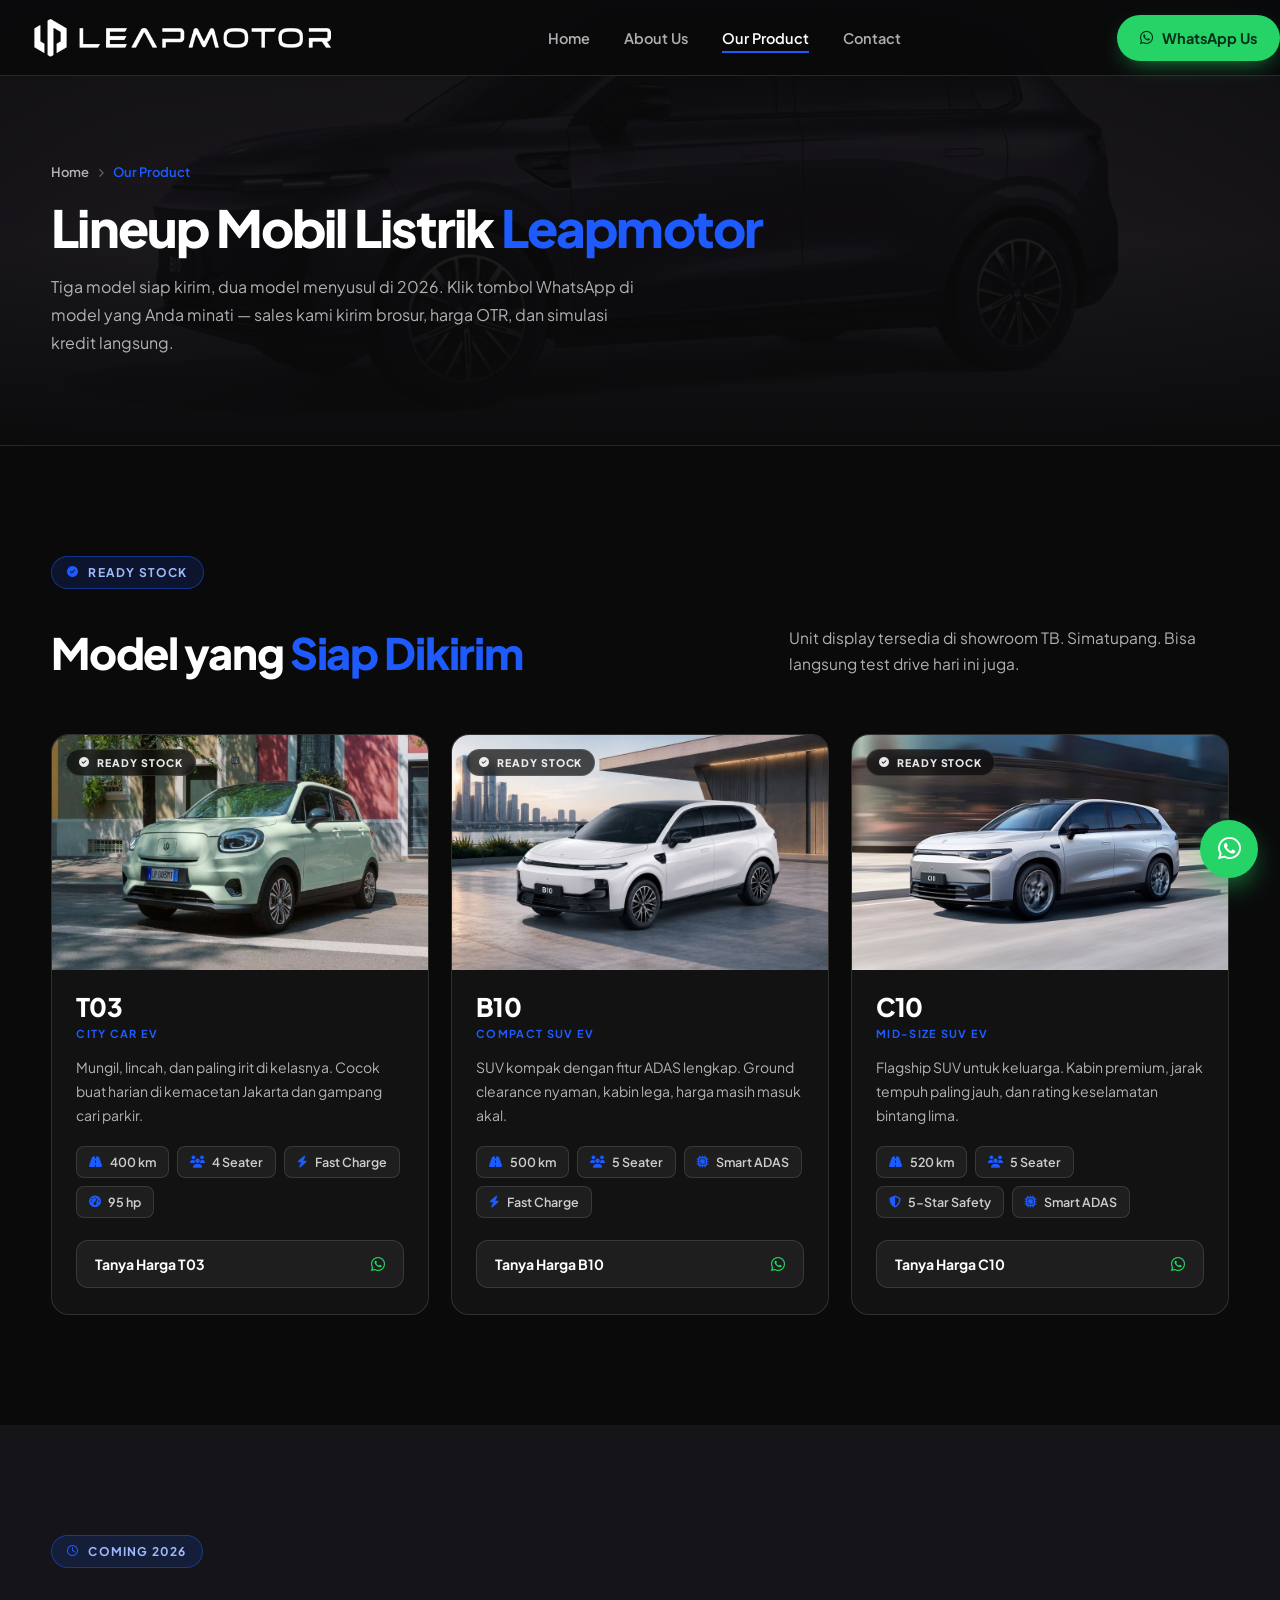
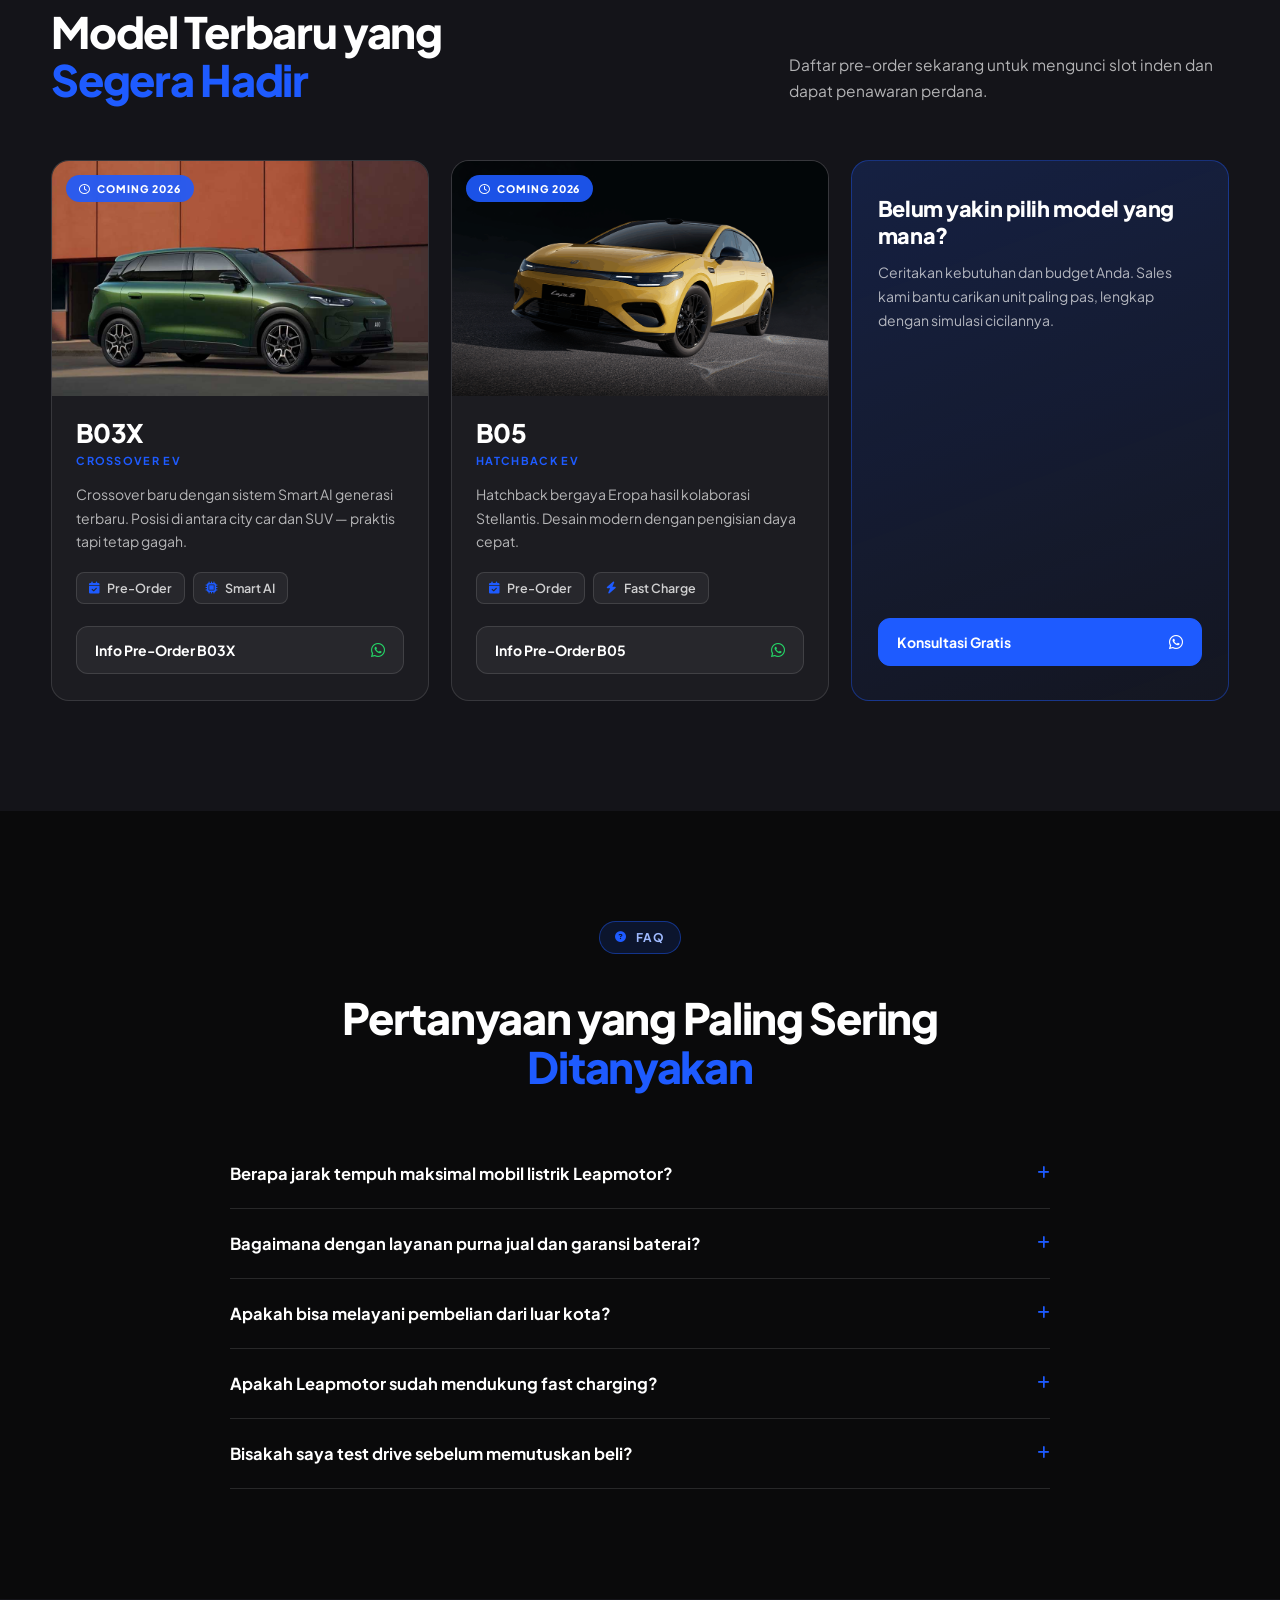
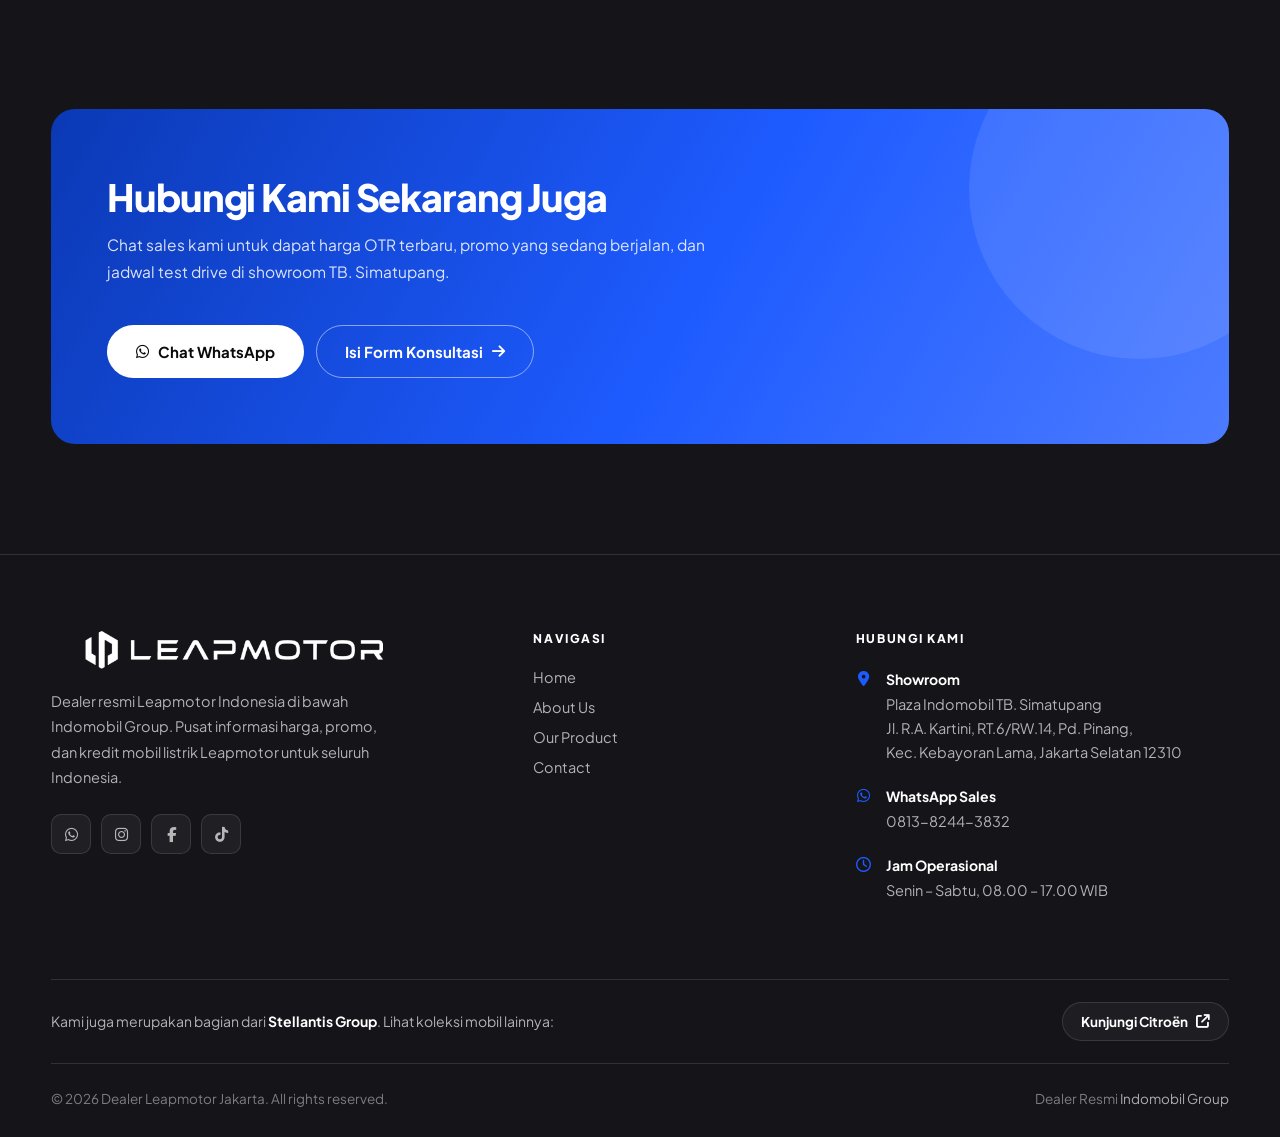
<file: product.html>
<!DOCTYPE html>
<html lang="id">
<head>
<meta charset="UTF-8">
<meta name="viewport" content="width=device-width, initial-scale=1.0">
<title>Our Product | Model Mobil Listrik Leapmotor Indonesia</title>
<meta name="description" content="Daftar model mobil listrik Leapmotor: T03, B10, C10, dan model terbaru B03X & B05. Info harga, promo, dan kredit langsung via WhatsApp.">

<link rel="preconnect" href="https://fonts.googleapis.com">
<link rel="preconnect" href="https://fonts.gstatic.com" crossorigin>
<link href="https://fonts.googleapis.com/css2?family=Plus+Jakarta+Sans:wght@400;500;600;700;800&display=swap" rel="stylesheet">
<link rel="stylesheet" href="https://cdnjs.cloudflare.com/ajax/libs/font-awesome/6.5.2/css/all.min.css">
<link rel="stylesheet" href="assets/style.css">
</head>
<body>

<!-- ============ NAVBAR ============ -->
<header class="nav nav--solid" id="nav">
  <div class="wrap nav__inner">
    <a href="index.html" class="brand" aria-label="Dealer Leapmotor Jakarta">
      <img src="assets/logo.png" alt="Leapmotor">
    </a>
    <nav class="menu" id="menu">
      <a href="index.html">Home</a>
      <a href="about.html">About Us</a>
      <a href="product.html" class="is-active">Our Product</a>
      <a href="contact.html">Contact</a>
    </nav>
    <div class="nav__right">
      <a href="https://wa.me/6281382443832" target="_blank" class="btn btn--wa">
        <i class="fa-brands fa-whatsapp"></i> WhatsApp Us
      </a>
      <button class="burger" id="burger" aria-label="Buka menu" aria-expanded="false"><i class="fa-solid fa-bars"></i></button>
    </div>
  </div>
</header>

<!-- ============ PAGE HERO ============ -->
<section class="page-hero">
  <div class="page-hero__bg">
    <img src="assets/product-hero.jpg" alt="Lineup mobil listrik Leapmotor">
  </div>
  <div class="wrap">
    <div class="page-hero__inner">
      <div class="crumbs">
        <a href="index.html">Home</a>
        <i class="fa-solid fa-chevron-right"></i>
        <span>Our Product</span>
      </div>
      <h1>Lineup Mobil Listrik <em>Leapmotor</em></h1>
      <p>
        Tiga model siap kirim, dua model menyusul di 2026. Klik tombol WhatsApp di model
        yang Anda minati &mdash; sales kami kirim brosur, harga OTR, dan simulasi kredit langsung.
      </p>
    </div>
  </div>
</section>

<!-- ============ READY STOCK ============ -->
<section class="section">
  <div class="wrap">
    <div class="section__head">
      <div>
        <span class="eyebrow"><i class="fa-solid fa-circle-check"></i> Ready Stock</span>
        <h2 class="section__title">Model yang <em>Siap Dikirim</em></h2>
      </div>
      <p>Unit display tersedia di showroom TB. Simatupang. Bisa langsung test drive hari ini juga.</p>
    </div>

    <div class="models">

      <article class="model">
        <div class="model__media">
          <span class="model__tag"><i class="fa-solid fa-circle-check"></i> Ready Stock</span>
          <img src="assets/leapmotor-t03.jpg" alt="Leapmotor T03">
        </div>
        <div class="model__body">
          <h3 class="model__name">T03</h3>
          <span class="model__type">City Car EV</span>
          <p class="model__desc">
            Mungil, lincah, dan paling irit di kelasnya. Cocok buat harian di kemacetan Jakarta
            dan gampang cari parkir.
          </p>
          <div class="model__specs">
            <span class="spec"><i class="fa-solid fa-road"></i> 400 km</span>
            <span class="spec"><i class="fa-solid fa-users"></i> 4 Seater</span>
            <span class="spec"><i class="fa-solid fa-bolt"></i> Fast Charge</span>
            <span class="spec"><i class="fa-solid fa-gauge-high"></i> 95 hp</span>
          </div>
          <a class="model__cta" target="_blank"
             href="https://wa.me/6281382443832?text=Halo%2C%20saya%20mau%20tanya%20harga%20dan%20promo%20Leapmotor%20T03">
            Tanya Harga T03 <i class="fa-brands fa-whatsapp"></i>
          </a>
        </div>
      </article>

      <article class="model">
        <div class="model__media">
          <span class="model__tag"><i class="fa-solid fa-circle-check"></i> Ready Stock</span>
          <img src="assets/leapmotor-b10.jpg" alt="Leapmotor B10">
        </div>
        <div class="model__body">
          <h3 class="model__name">B10</h3>
          <span class="model__type">Compact SUV EV</span>
          <p class="model__desc">
            SUV kompak dengan fitur ADAS lengkap. Ground clearance nyaman, kabin lega,
            harga masih masuk akal.
          </p>
          <div class="model__specs">
            <span class="spec"><i class="fa-solid fa-road"></i> 500 km</span>
            <span class="spec"><i class="fa-solid fa-users"></i> 5 Seater</span>
            <span class="spec"><i class="fa-solid fa-microchip"></i> Smart ADAS</span>
            <span class="spec"><i class="fa-solid fa-bolt"></i> Fast Charge</span>
          </div>
          <a class="model__cta" target="_blank"
             href="https://wa.me/6281382443832?text=Halo%2C%20saya%20mau%20tanya%20harga%20dan%20promo%20Leapmotor%20B10">
            Tanya Harga B10 <i class="fa-brands fa-whatsapp"></i>
          </a>
        </div>
      </article>

      <article class="model">
        <div class="model__media">
          <span class="model__tag"><i class="fa-solid fa-circle-check"></i> Ready Stock</span>
          <img src="assets/leapmotor-c10.jpg" alt="Leapmotor C10">
        </div>
        <div class="model__body">
          <h3 class="model__name">C10</h3>
          <span class="model__type">Mid-Size SUV EV</span>
          <p class="model__desc">
            Flagship SUV untuk keluarga. Kabin premium, jarak tempuh paling jauh,
            dan rating keselamatan bintang lima.
          </p>
          <div class="model__specs">
            <span class="spec"><i class="fa-solid fa-road"></i> 520 km</span>
            <span class="spec"><i class="fa-solid fa-users"></i> 5 Seater</span>
            <span class="spec"><i class="fa-solid fa-shield-halved"></i> 5-Star Safety</span>
            <span class="spec"><i class="fa-solid fa-microchip"></i> Smart ADAS</span>
          </div>
          <a class="model__cta" target="_blank"
             href="https://wa.me/6281382443832?text=Halo%2C%20saya%20mau%20tanya%20harga%20dan%20promo%20Leapmotor%20C10">
            Tanya Harga C10 <i class="fa-brands fa-whatsapp"></i>
          </a>
        </div>
      </article>

    </div>
  </div>
</section>

<!-- ============ COMING 2026 ============ -->
<section class="section section--alt">
  <div class="wrap">
    <div class="section__head">
      <div>
        <span class="eyebrow"><i class="fa-regular fa-clock"></i> Coming 2026</span>
        <h2 class="section__title">Model Terbaru yang <em>Segera Hadir</em></h2>
      </div>
      <p>Daftar pre-order sekarang untuk mengunci slot inden dan dapat penawaran perdana.</p>
    </div>

    <div class="models">

      <article class="model">
        <div class="model__media">
          <span class="model__tag model__tag--soon"><i class="fa-regular fa-clock"></i> Coming 2026</span>
          <img src="assets/leapmotor-b03x.jpg" alt="Leapmotor B03X">
        </div>
        <div class="model__body">
          <h3 class="model__name">B03X</h3>
          <span class="model__type">Crossover EV</span>
          <p class="model__desc">
            Crossover baru dengan sistem Smart AI generasi terbaru. Posisi di antara city car
            dan SUV &mdash; praktis tapi tetap gagah.
          </p>
          <div class="model__specs">
            <span class="spec"><i class="fa-solid fa-calendar-check"></i> Pre-Order</span>
            <span class="spec"><i class="fa-solid fa-microchip"></i> Smart AI</span>
          </div>
          <a class="model__cta" target="_blank"
             href="https://wa.me/6281382443832?text=Halo%2C%20saya%20mau%20info%20pre-order%20Leapmotor%20B03X">
            Info Pre-Order B03X <i class="fa-brands fa-whatsapp"></i>
          </a>
        </div>
      </article>

      <article class="model">
        <div class="model__media">
          <span class="model__tag model__tag--soon"><i class="fa-regular fa-clock"></i> Coming 2026</span>
          <img src="assets/leapmotor-b05.jpg" alt="Leapmotor B05">
        </div>
        <div class="model__body">
          <h3 class="model__name">B05</h3>
          <span class="model__type">Hatchback EV</span>
          <p class="model__desc">
            Hatchback bergaya Eropa hasil kolaborasi Stellantis. Desain modern dengan
            pengisian daya cepat.
          </p>
          <div class="model__specs">
            <span class="spec"><i class="fa-solid fa-calendar-check"></i> Pre-Order</span>
            <span class="spec"><i class="fa-solid fa-bolt"></i> Fast Charge</span>
          </div>
          <a class="model__cta" target="_blank"
             href="https://wa.me/6281382443832?text=Halo%2C%20saya%20mau%20info%20pre-order%20Leapmotor%20B05">
            Info Pre-Order B05 <i class="fa-brands fa-whatsapp"></i>
          </a>
        </div>
      </article>

      <article class="model model--cta">
        <div class="model__body">
          <h3>Belum yakin pilih model yang mana?</h3>
          <p>
            Ceritakan kebutuhan dan budget Anda. Sales kami bantu carikan unit paling pas,
            lengkap dengan simulasi cicilannya.
          </p>
          <a class="model__cta" target="_blank"
             href="https://wa.me/6281382443832?text=Halo%2C%20saya%20mau%20konsultasi%20pilih%20model%20Leapmotor%20yang%20sesuai%20kebutuhan%20saya">
            Konsultasi Gratis <i class="fa-brands fa-whatsapp"></i>
          </a>
        </div>
      </article>

    </div>
  </div>
</section>

<!-- ============ FAQ ============ -->
<section class="section">
  <div class="wrap">
    <div style="text-align:center;margin-bottom:48px">
      <span class="eyebrow"><i class="fa-solid fa-circle-question"></i> FAQ</span>
      <h2 class="section__title" style="margin-inline:auto;max-width:640px">Pertanyaan yang Paling Sering <em>Ditanyakan</em></h2>
    </div>

    <div class="faq">
      <div class="faq__item">
        <button class="faq__q">Berapa jarak tempuh maksimal mobil listrik Leapmotor? <i class="fa-solid fa-plus"></i></button>
        <div class="faq__a">
          <p>Tergantung modelnya. T03 menempuh sekitar 400 km, B10 sekitar 500 km, dan C10 hingga 520 km dalam sekali pengisian penuh. Angka aktual bisa berbeda tergantung gaya berkendara, beban, dan penggunaan AC.</p>
        </div>
      </div>

      <div class="faq__item">
        <button class="faq__q">Bagaimana dengan layanan purna jual dan garansi baterai? <i class="fa-solid fa-plus"></i></button>
        <div class="faq__a">
          <p>Semua unit bergaransi resmi pabrik, termasuk garansi baterai. Servis berkala dan klaim garansi bisa dilakukan di jaringan bengkel resmi Indomobil Group di seluruh Indonesia. Detail masa garansi bisa Anda tanyakan langsung ke sales kami.</p>
        </div>
      </div>

      <div class="faq__item">
        <button class="faq__q">Apakah bisa melayani pembelian dari luar kota? <i class="fa-solid fa-plus"></i></button>
        <div class="faq__a">
          <p>Bisa. Kami melayani pembelian ke seluruh Indonesia. Proses konsultasi, simulasi kredit, dan pengurusan dokumen dilakukan jarak jauh, lalu unit kami kirim ke alamat Anda.</p>
        </div>
      </div>

      <div class="faq__item">
        <button class="faq__q">Apakah Leapmotor sudah mendukung fast charging? <i class="fa-solid fa-plus"></i></button>
        <div class="faq__a">
          <p>Ya, seluruh model Leapmotor mendukung pengisian cepat DC. Anda juga bisa mengisi daya di rumah menggunakan home charging yang tersedia sebagai opsi pembelian.</p>
        </div>
      </div>

      <div class="faq__item">
        <button class="faq__q">Bisakah saya test drive sebelum memutuskan beli? <i class="fa-solid fa-plus"></i></button>
        <div class="faq__a">
          <p>Tentu, dan gratis. Hubungi sales kami untuk menjadwalkan test drive di showroom TB. Simatupang. Tidak ada kewajiban membeli setelah test drive.</p>
        </div>
      </div>
    </div>
  </div>
</section>

<!-- ============ CTA BAND ============ -->
<section class="section section--alt">
  <div class="wrap">
    <div class="cta-band">
      <div class="cta-band__text">
        <h2>Hubungi Kami Sekarang Juga</h2>
        <p>
          Chat sales kami untuk dapat harga OTR terbaru, promo yang sedang berjalan,
          dan jadwal test drive di showroom TB. Simatupang.
        </p>
      </div>
      <div class="cta-band__actions">
        <a href="https://wa.me/6281382443832" target="_blank" class="btn btn--white btn--lg">
          <i class="fa-brands fa-whatsapp"></i> Chat WhatsApp
        </a>
        <a href="contact.html" class="btn btn--outline btn--lg">
          Isi Form Konsultasi <i class="fa-solid fa-arrow-right"></i>
        </a>
      </div>
    </div>
  </div>
</section>

<!-- ============ FOOTER ============ -->
<footer class="footer">
  <div class="wrap">
    <div class="footer__grid">
      <div class="footer__brand">
        <a href="index.html" class="brand" aria-label="Dealer Leapmotor Jakarta">
          <img src="assets/logo.png" alt="Leapmotor">
        </a>
        <p>
          Dealer resmi Leapmotor Indonesia di bawah Indomobil Group. Pusat informasi harga,
          promo, dan kredit mobil listrik Leapmotor untuk seluruh Indonesia.
        </p>
        <div class="socials">
          <a href="https://wa.me/6281382443832" target="_blank" aria-label="WhatsApp"><i class="fa-brands fa-whatsapp"></i></a>
          <a href="#" aria-label="Instagram"><i class="fa-brands fa-instagram"></i></a>
          <a href="#" aria-label="Facebook"><i class="fa-brands fa-facebook-f"></i></a>
          <a href="#" aria-label="TikTok"><i class="fa-brands fa-tiktok"></i></a>
        </div>
      </div>
      <div>
        <h4>Navigasi</h4>
        <div class="footer__links">
          <a href="index.html">Home</a>
          <a href="about.html">About Us</a>
          <a href="product.html">Our Product</a>
          <a href="contact.html">Contact</a>
        </div>
      </div>
      <div>
        <h4>Hubungi Kami</h4>
        <div class="contact-item">
          <i class="fa-solid fa-location-dot"></i>
          <div>
            <strong>Showroom</strong>
            Plaza Indomobil TB. Simatupang<br>
            Jl. R.A. Kartini, RT.6/RW.14, Pd. Pinang,<br>
            Kec. Kebayoran Lama, Jakarta Selatan 12310
          </div>
        </div>
        <div class="contact-item">
          <i class="fa-brands fa-whatsapp"></i>
          <div>
            <strong>WhatsApp Sales</strong>
            <a href="https://wa.me/6281382443832" target="_blank">0813-8244-3832</a>
          </div>
        </div>
        <div class="contact-item">
          <i class="fa-regular fa-clock"></i>
          <div>
            <strong>Jam Operasional</strong>
            Senin &ndash; Sabtu, 08.00 &ndash; 17.00 WIB
          </div>
        </div>
      </div>
    </div>

    <div class="stellantis">
      <p>Kami juga merupakan bagian dari <strong style="color:#fff">Stellantis Group</strong>. Lihat koleksi mobil lainnya:</p>
      <a href="https://citroenbekasi.com/" target="_blank">
        Kunjungi Citro&euml;n <i class="fa-solid fa-arrow-up-right-from-square"></i>
      </a>
    </div>

    <div class="footer__bottom">
      <span>&copy; 2026 Dealer Leapmotor Jakarta. All rights reserved.</span>
      <span>Dealer Resmi <a href="#">Indomobil Group</a></span>
    </div>
  </div>
</footer>

<a href="https://wa.me/6281382443832" target="_blank" class="wa-float" aria-label="Chat WhatsApp">
  <i class="fa-brands fa-whatsapp"></i>
</a>

<script src="assets/script.js"></script>
</body>
</html>
</file>
<file: assets/style.css>
/* ============================================================
   DEALER LEAPMOTOR JAKARTA — GLOBAL STYLESHEET
   Font: Plus Jakarta Sans | Icons: Font Awesome 6
   ============================================================ */

:root{
  --ink:#0A0A0B;
  --ink-soft:#141419;
  --blue:#1E5BFF;
  --blue-deep:#0B39B5;
  --wa:#25D366;
  --white:#FFFFFF;
  --muted:rgba(255,255,255,.68);
  --line:rgba(255,255,255,.12);
  --nav-h:76px;
}

*{margin:0;padding:0;box-sizing:border-box}
html{scroll-behavior:smooth}
body{
  font-family:'Plus Jakarta Sans',system-ui,sans-serif;
  background:var(--ink);
  color:var(--white);
  -webkit-font-smoothing:antialiased;
}
a{text-decoration:none;color:inherit}
img{max-width:100%;display:block}
:focus-visible{outline:2px solid var(--blue);outline-offset:3px;border-radius:4px}

.wrap{width:min(1240px,92%);margin-inline:auto}

/* ================= BUTTONS ================= */
.btn{
  display:inline-flex;align-items:center;justify-content:center;gap:9px;
  font-family:inherit;font-size:14.5px;font-weight:700;
  padding:13px 22px;border-radius:999px;border:1px solid transparent;
  cursor:pointer;white-space:nowrap;
  transition:transform .18s ease, box-shadow .25s ease, background .2s ease;
}
.btn i{font-size:15px}
.btn--lg{padding:16px 28px;font-size:15px}
.btn--wa{background:var(--wa);color:#06301A;box-shadow:0 8px 24px -10px rgba(37,211,102,.8)}
.btn--wa:hover{transform:translateY(-2px);box-shadow:0 14px 30px -10px rgba(37,211,102,.9)}
.btn--primary{background:var(--blue);color:#fff;box-shadow:0 10px 30px -12px rgba(30,91,255,.95)}
.btn--primary:hover{transform:translateY(-2px);background:#3A70FF}
.btn--ghost{background:rgba(255,255,255,.05);color:#fff;border-color:var(--line)}
.btn--ghost:hover{background:rgba(255,255,255,.12);transform:translateY(-2px)}
.btn--white{background:#fff;color:var(--ink)}
.btn--white:hover{transform:translateY(-2px);background:#EDF1FF}
.btn--outline{background:transparent;color:#fff;border-color:rgba(255,255,255,.5)}
.btn--outline:hover{background:rgba(255,255,255,.14);transform:translateY(-2px)}

/* ===== PROMO GIIAS ===== */
.giias__inner{max-width:820px;margin:0 auto;text-align:center}
.giias__inner p{margin:22px auto 0;max-width:640px}
.giias__perks{display:flex;flex-wrap:wrap;justify-content:center;gap:14px;margin:30px 0}
.giias__perk{display:inline-flex;align-items:center;gap:9px;padding:12px 20px;border:1px solid rgba(0,0,0,.1);border-radius:100px;font-weight:600;font-size:.94rem}
.giias__perk i{color:var(--accent,#22c55e)}

/* ===== IMAGE SLIDER ===== */
.slider{position:relative;max-width:1024px;margin:0 auto;overflow:hidden;border-radius:20px}
.slider__track{display:flex;transition:transform .5s ease}
.slide{min-width:100%;aspect-ratio:1024/1536}
.slide img{width:100%;height:100%;object-fit:cover;display:block}
.slider__btn{position:absolute;top:50%;transform:translateY(-50%);width:48px;height:48px;border:none;border-radius:50%;background:rgba(255,255,255,.9);color:#111;font-size:1.05rem;cursor:pointer;display:grid;place-items:center;box-shadow:0 6px 20px rgba(0,0,0,.18);transition:.25s;z-index:2}
.slider__btn:hover{background:#fff;transform:translateY(-50%) scale(1.08)}
.slider__btn--prev{left:16px}
.slider__btn--next{right:16px}
.slider__dots{position:absolute;bottom:18px;left:50%;transform:translateX(-50%);display:flex;gap:10px;z-index:2}
.slider__dots button{width:11px;height:11px;border-radius:50%;border:none;background:rgba(255,255,255,.55);cursor:pointer;transition:.25s}
.slider__dots button.is-active{background:#fff;width:28px;border-radius:100px}

/* ================= NAVBAR ================= */
.nav{
  position:fixed;inset:0 0 auto 0;z-index:50;
  height:var(--nav-h);display:flex;align-items:center;
  background:rgba(10,10,11,.55);
  backdrop-filter:blur(14px);-webkit-backdrop-filter:blur(14px);
  border-bottom:1px solid var(--line);
  transition:background .3s ease;
}
.nav.scrolled{background:rgba(10,10,11,.94)}
.nav--solid{background:rgba(10,10,11,.94)}
.nav__inner{display:flex;align-items:center;justify-content:space-between;gap:24px;width:100%}

.brand{display:flex;align-items:center}
.brand img{height:38px;width:auto;object-fit:contain}

.menu{display:flex;align-items:center;gap:34px}
.menu a{
  position:relative;font-size:14.5px;font-weight:600;color:var(--muted);
  padding:6px 0;transition:color .2s ease;
}
.menu a::after{
  content:"";position:absolute;left:0;bottom:0;height:2px;width:0;
  background:var(--blue);transition:width .25s ease;
}
.menu a:hover{color:var(--white)}
.menu a:hover::after{width:100%}
.menu a.is-active{color:var(--white)}
.menu a.is-active::after{width:100%}

.nav__right{display:flex;align-items:center;gap:12px}
.burger{
  display:none;background:none;border:1px solid var(--line);color:#fff;
  width:42px;height:42px;border-radius:10px;font-size:16px;cursor:pointer;
}

/* ================= HERO (HOME) ================= */
.hero{
  position:relative;min-height:100svh;display:flex;align-items:center;
  padding:calc(var(--nav-h) + 72px) 0 88px;overflow:hidden;
}
.hero__bg{position:absolute;inset:0;z-index:0}
.hero__bg img{width:100%;height:100%;object-fit:cover}
.hero__bg::after{
  content:"";position:absolute;inset:0;
  background:
    linear-gradient(90deg, rgba(10,10,11,.94) 0%, rgba(10,10,11,.82) 42%, rgba(10,10,11,.35) 75%, rgba(10,10,11,.55) 100%),
    linear-gradient(180deg, rgba(10,10,11,.7) 0%, rgba(10,10,11,0) 35%, rgba(10,10,11,.85) 100%);
}
.hero__glow{
  position:absolute;z-index:1;width:620px;height:620px;left:-160px;top:8%;
  background:radial-gradient(circle, rgba(30,91,255,.30) 0%, rgba(30,91,255,0) 65%);
  pointer-events:none;
}
.hero__content{position:relative;z-index:2;max-width:660px}
.hero h1{
  font-size:clamp(2.3rem,5.4vw,4rem);line-height:1.06;
  letter-spacing:-.035em;font-weight:800;margin-bottom:22px;
}
.hero h1 em{font-style:normal;color:var(--blue)}
.hero p{
  font-size:clamp(1rem,1.15vw,1.08rem);line-height:1.72;
  color:var(--muted);max-width:560px;margin-bottom:34px;
}
.hero__cta{display:flex;flex-wrap:wrap;gap:14px;margin-bottom:46px}
.hero__stats{
  display:flex;flex-wrap:wrap;gap:14px 40px;
  padding-top:28px;border-top:1px solid var(--line);max-width:560px;
}
.stat{display:flex;align-items:center;gap:11px}
.stat i{color:var(--blue);font-size:16px}
.stat span{font-size:14px;font-weight:600;color:rgba(255,255,255,.85)}

/* ================= PAGE HERO (INNER PAGES) ================= */
.page-hero{
  position:relative;overflow:hidden;
  padding:calc(var(--nav-h) + 88px) 0 88px;
  border-bottom:1px solid var(--line);
}
.page-hero__bg{position:absolute;inset:0;z-index:0}
.page-hero__bg img{width:100%;height:100%;object-fit:cover;opacity:.35}
.page-hero__bg::after{
  content:"";position:absolute;inset:0;
  background:linear-gradient(180deg, rgba(10,10,11,.88) 0%, rgba(10,10,11,.75) 50%, rgba(10,10,11,.97) 100%);
}
.page-hero__inner{position:relative;z-index:1;max-width:720px}
.page-hero h1{
  font-size:clamp(2rem,4.4vw,3.2rem);line-height:1.08;
  letter-spacing:-.035em;font-weight:800;margin-bottom:18px;
}
.page-hero h1 em{font-style:normal;color:var(--blue)}
.page-hero p{font-size:16px;line-height:1.75;color:var(--muted);max-width:600px}

.crumbs{
  display:flex;align-items:center;gap:9px;margin-bottom:20px;
  font-size:13px;font-weight:600;color:var(--muted);
}
.crumbs a:hover{color:#fff}
.crumbs i{font-size:9px;color:rgba(255,255,255,.35)}
.crumbs span{color:var(--blue)}

/* ================= SECTION SHELL ================= */
.section{padding:110px 0}
.section--alt{background:var(--ink-soft)}
.section__head{
  display:flex;align-items:flex-end;justify-content:space-between;gap:32px;margin-bottom:56px;
}
.section__head p{font-size:15.5px;line-height:1.7;color:var(--muted);max-width:440px}
.section__title{
  font-size:clamp(1.9rem,3.4vw,2.7rem);line-height:1.12;
  letter-spacing:-.03em;font-weight:800;margin-top:16px;max-width:520px;
}
.section__title em{font-style:normal;color:var(--blue)}

.eyebrow{
  display:inline-flex;align-items:center;gap:9px;
  padding:8px 15px;border-radius:999px;
  background:rgba(30,91,255,.14);border:1px solid rgba(30,91,255,.45);
  color:#9FBAFF;font-size:12px;font-weight:700;letter-spacing:.1em;text-transform:uppercase;
  margin-bottom:24px;
}
.eyebrow i{font-size:11px;color:var(--blue)}

/* ================= PRODUCT GRID ================= */
.models{display:grid;grid-template-columns:repeat(3,1fr);gap:22px}
.model{
  position:relative;display:flex;flex-direction:column;
  background:rgba(255,255,255,.035);border:1px solid var(--line);
  border-radius:18px;overflow:hidden;
  transition:border-color .28s ease, transform .28s ease, background .28s ease;
}
.model:hover{
  border-color:rgba(30,91,255,.55);
  background:rgba(30,91,255,.06);
  transform:translateY(-6px);
}
.model__media{
  position:relative;aspect-ratio:16/10;overflow:hidden;
  background:linear-gradient(160deg,#16161C,#0C0C10);
}
.model__media img{width:100%;height:100%;object-fit:cover;transition:transform .6s cubic-bezier(.2,.6,.2,1)}
.model:hover .model__media img{transform:scale(1.06)}
.model__tag{
  position:absolute;top:14px;left:14px;z-index:2;
  display:inline-flex;align-items:center;gap:7px;
  padding:6px 12px;border-radius:999px;
  font-size:10.5px;font-weight:800;letter-spacing:.09em;text-transform:uppercase;
  background:rgba(10,10,11,.72);backdrop-filter:blur(6px);
  border:1px solid var(--line);color:rgba(255,255,255,.9);
}
.model__tag--soon{background:rgba(30,91,255,.9);border-color:transparent;color:#fff}
.model__tag i{font-size:10px}
.model__body{display:flex;flex-direction:column;flex:1;padding:24px 24px 26px}
.model__name{font-size:1.6rem;font-weight:800;letter-spacing:-.03em;line-height:1;margin-bottom:8px}
.model__type{
  font-size:11px;font-weight:700;letter-spacing:.12em;text-transform:uppercase;
  color:var(--blue);margin-bottom:16px;
}
.model__desc{font-size:14px;line-height:1.7;color:var(--muted);margin-bottom:18px}
.model__specs{display:flex;flex-wrap:wrap;gap:8px;margin-bottom:22px}
.spec{
  display:inline-flex;align-items:center;gap:7px;
  padding:7px 12px;border-radius:8px;
  background:rgba(255,255,255,.05);border:1px solid var(--line);
  font-size:12.5px;font-weight:600;color:rgba(255,255,255,.78);
}
.spec i{font-size:12px;color:var(--blue)}
.model__cta{
  margin-top:auto;
  display:inline-flex;align-items:center;justify-content:space-between;gap:12px;
  width:100%;padding:14px 18px;border-radius:12px;
  background:rgba(255,255,255,.05);border:1px solid var(--line);
  font-size:14px;font-weight:700;color:#fff;
  transition:background .22s ease, border-color .22s ease;
}
.model__cta i{color:var(--wa);font-size:16px;transition:transform .22s ease}
.model__cta:hover{background:var(--wa);border-color:var(--wa);color:#06301A}
.model__cta:hover i{color:#06301A;transform:translateX(3px)}
.model--cta{background:linear-gradient(160deg,rgba(30,91,255,.18),rgba(30,91,255,.04));border-color:rgba(30,91,255,.4)}
.model--cta .model__body{justify-content:center;padding:34px 26px}
.model--cta h3{font-size:1.35rem;letter-spacing:-.02em;line-height:1.25;margin-bottom:12px;font-weight:800}
.model--cta p{font-size:14px;line-height:1.7;color:var(--muted);margin-bottom:24px}
.model--cta .model__cta{background:var(--blue);border-color:var(--blue)}
.model--cta .model__cta i{color:#fff}

.models__note{margin-top:36px;display:flex;align-items:center;gap:12px;font-size:14px;color:var(--muted)}
.models__note i{color:var(--blue)}
.models__note a{color:#fff;font-weight:700;text-decoration:underline;text-underline-offset:3px}

/* ================= ABOUT ================= */
.about{display:grid;grid-template-columns:1fr 1fr;gap:64px;align-items:center}
.about--flip .about__media{order:2}
.about__media{position:relative}
.about__media img{width:100%;aspect-ratio:4/3;object-fit:cover;border-radius:18px;border:1px solid var(--line)}
.about__badge{
  position:absolute;left:-18px;bottom:-18px;
  background:var(--blue);border-radius:14px;padding:20px 24px;max-width:230px;
  box-shadow:0 20px 44px -18px rgba(30,91,255,.9);
}
.about__badge strong{display:block;font-size:17px;font-weight:800;letter-spacing:-.02em;margin-bottom:3px}
.about__badge span{font-size:13px;font-weight:500;color:rgba(255,255,255,.85)}
.about__body p{font-size:15.5px;line-height:1.78;color:var(--muted);margin-bottom:18px}
.about__list{display:grid;grid-template-columns:1fr 1fr;gap:14px 20px;margin:28px 0 32px}
.about__list div{display:flex;align-items:center;gap:10px;font-size:14.5px;font-weight:600}
.about__list i{color:var(--blue);font-size:15px}

/* ================= WHY ================= */
.why{display:grid;grid-template-columns:repeat(3,1fr);gap:22px}
.why__card{
  padding:32px 28px;border-radius:16px;
  background:rgba(255,255,255,.035);border:1px solid var(--line);
  transition:border-color .28s ease, background .28s ease, transform .28s ease;
}
.why__card:hover{border-color:rgba(30,91,255,.5);background:rgba(30,91,255,.07);transform:translateY(-5px)}
.why__icon{
  width:48px;height:48px;border-radius:12px;
  background:rgba(30,91,255,.15);border:1px solid rgba(30,91,255,.35);
  display:grid;place-items:center;font-size:19px;color:var(--blue);margin-bottom:20px;
}
.why__card h3{font-size:17px;font-weight:700;letter-spacing:-.02em;margin-bottom:10px}
.why__card p{font-size:14.5px;line-height:1.7;color:var(--muted)}

/* ================= STATS STRIP ================= */
.numbers{display:grid;grid-template-columns:repeat(4,1fr);gap:22px}
.number{padding:30px 26px;border-radius:16px;background:rgba(255,255,255,.035);border:1px solid var(--line)}
.number strong{display:block;font-size:2.2rem;font-weight:800;letter-spacing:-.04em;color:var(--blue);margin-bottom:6px}
.number span{font-size:14px;font-weight:600;color:var(--muted)}

/* ================= CTA BAND ================= */
.cta-band{
  position:relative;overflow:hidden;border-radius:24px;
  background:linear-gradient(120deg,var(--blue-deep) 0%,var(--blue) 55%,#4C7BFF 100%);
  padding:66px 56px;
  display:flex;align-items:center;justify-content:space-between;gap:40px;flex-wrap:wrap;
}
.cta-band::after{
  content:"";position:absolute;right:-80px;top:-90px;
  width:340px;height:340px;border-radius:50%;
  background:rgba(255,255,255,.09);pointer-events:none;
}
.cta-band__text{position:relative;z-index:1;max-width:600px}
.cta-band h2{font-size:clamp(1.7rem,3vw,2.35rem);line-height:1.15;letter-spacing:-.03em;font-weight:800;margin-bottom:14px}
.cta-band p{font-size:15.5px;line-height:1.7;color:rgba(255,255,255,.85)}
.cta-band__actions{position:relative;z-index:1;display:flex;flex-wrap:wrap;gap:12px}

/* ================= CONTACT ================= */
.contact-grid{display:grid;grid-template-columns:1fr 1.15fr;gap:56px;align-items:start}

.info-card{
  display:flex;gap:16px;padding:24px;border-radius:14px;
  background:rgba(255,255,255,.035);border:1px solid var(--line);
  margin-bottom:16px;transition:border-color .25s ease, background .25s ease;
}
.info-card:hover{border-color:rgba(30,91,255,.5);background:rgba(30,91,255,.06)}
.info-card__icon{
  width:44px;height:44px;flex-shrink:0;border-radius:11px;
  background:rgba(30,91,255,.15);border:1px solid rgba(30,91,255,.35);
  display:grid;place-items:center;font-size:17px;color:var(--blue);
}
.info-card h3{font-size:15px;font-weight:700;margin-bottom:6px}
.info-card p{font-size:14.5px;line-height:1.65;color:var(--muted)}
.info-card a{color:var(--muted)}
.info-card a:hover{color:var(--blue)}

.form-card{
  padding:36px;border-radius:18px;
  background:rgba(255,255,255,.035);border:1px solid var(--line);
}
.form-card h2{font-size:1.5rem;font-weight:800;letter-spacing:-.025em;margin-bottom:8px}
.form-card > p{font-size:14.5px;line-height:1.7;color:var(--muted);margin-bottom:30px}

.field{margin-bottom:20px}
.field label{
  display:block;font-size:12.5px;font-weight:700;letter-spacing:.05em;
  text-transform:uppercase;color:rgba(255,255,255,.75);margin-bottom:9px;
}
.field input,.field select,.field textarea{
  width:100%;font-family:inherit;font-size:15px;color:#fff;
  padding:14px 16px;border-radius:11px;
  background:rgba(255,255,255,.05);border:1px solid var(--line);
  transition:border-color .2s ease, background .2s ease;
}
.field textarea{resize:vertical;min-height:110px;line-height:1.6}
.field input::placeholder,.field textarea::placeholder{color:rgba(255,255,255,.35)}
.field input:focus,.field select:focus,.field textarea:focus{
  outline:none;border-color:var(--blue);background:rgba(30,91,255,.08);
}
.field select{
  appearance:none;cursor:pointer;
  background-image:url("data:image/svg+xml;charset=utf-8,%3Csvg xmlns='http://www.w3.org/2000/svg' viewBox='0 0 24 24' fill='none' stroke='%23ffffff' stroke-width='2'%3E%3Cpath d='M6 9l6 6 6-6'/%3E%3C/svg%3E");
  background-repeat:no-repeat;background-position:right 14px center;background-size:18px;
  padding-right:44px;
}
.field select option{background:var(--ink-soft);color:#fff}
.field--row{display:grid;grid-template-columns:1fr 1fr;gap:16px}
.form-card .btn{width:100%}
.form-note{
  display:flex;align-items:center;gap:9px;margin-top:16px;
  font-size:13px;color:rgba(255,255,255,.5);
}
.form-note i{color:var(--wa)}

.map{
  margin-top:24px;border-radius:18px;overflow:hidden;
  border:1px solid var(--line);height:340px;
}
.map iframe{width:100%;height:100%;border:0;filter:grayscale(1) invert(.92) contrast(.85)}

/* ================= FAQ ================= */
.faq{max-width:820px;margin-inline:auto}
.faq__item{border-bottom:1px solid var(--line)}
.faq__q{
  width:100%;display:flex;align-items:center;justify-content:space-between;gap:20px;
  padding:24px 0;background:none;border:none;cursor:pointer;
  font-family:inherit;font-size:16.5px;font-weight:700;color:#fff;text-align:left;
  transition:color .2s ease;
}
.faq__q:hover{color:var(--blue)}
.faq__q i{color:var(--blue);font-size:14px;flex-shrink:0;transition:transform .3s ease}
.faq__item.open .faq__q i{transform:rotate(45deg)}
.faq__a{max-height:0;overflow:hidden;transition:max-height .35s ease}
.faq__a p{font-size:15px;line-height:1.75;color:var(--muted);padding:0 0 24px}
.faq__item.open .faq__a{max-height:400px}

/* ================= FOOTER ================= */
.footer{background:var(--ink-soft);border-top:1px solid var(--line);padding:76px 0 0}
.footer__grid{display:grid;grid-template-columns:1.6fr 1fr 1.4fr;gap:56px;padding-bottom:56px}
.footer__brand p{font-size:14.5px;line-height:1.75;color:var(--muted);margin:20px 0 24px;max-width:340px}
.socials{display:flex;gap:10px}
.socials a{
  width:40px;height:40px;border-radius:10px;
  background:rgba(255,255,255,.05);border:1px solid var(--line);
  display:grid;place-items:center;font-size:15px;color:var(--muted);
  transition:all .22s ease;
}
.socials a:hover{background:var(--blue);border-color:var(--blue);color:#fff;transform:translateY(-2px)}
.footer h4{
  font-size:12px;font-weight:800;letter-spacing:.13em;text-transform:uppercase;
  color:#fff;margin-bottom:22px;
}
.footer__links{display:flex;flex-direction:column;gap:12px}
.footer__links a{font-size:14.5px;color:var(--muted);transition:color .2s ease,padding-left .2s ease}
.footer__links a:hover{color:#fff;padding-left:4px}
.contact-item{display:flex;gap:14px;margin-bottom:20px}
.contact-item i{color:var(--blue);font-size:15px;margin-top:3px;flex-shrink:0;width:16px;text-align:center}
.contact-item div{font-size:14.5px;line-height:1.65;color:var(--muted)}
.contact-item strong{display:block;color:#fff;font-weight:700;font-size:14px;margin-bottom:2px}
.contact-item a{color:var(--muted)}
.contact-item a:hover{color:var(--blue)}
.stellantis{
  border-top:1px solid var(--line);border-bottom:1px solid var(--line);padding:22px 0;
  display:flex;align-items:center;justify-content:space-between;gap:20px;flex-wrap:wrap;
}
.stellantis p{font-size:14px;color:var(--muted)}
.stellantis a{
  display:inline-flex;align-items:center;gap:8px;
  font-size:13.5px;font-weight:700;color:#fff;
  padding:10px 18px;border-radius:999px;
  border:1px solid var(--line);background:rgba(255,255,255,.04);
  transition:all .22s ease;
}
.stellantis a:hover{border-color:var(--blue);background:rgba(30,91,255,.14)}
.footer__bottom{
  padding:26px 0 30px;
  display:flex;align-items:center;justify-content:space-between;gap:16px;flex-wrap:wrap;
  font-size:13.5px;color:rgba(255,255,255,.45);
}
.footer__bottom a{color:rgba(255,255,255,.65)}
.footer__bottom a:hover{color:var(--blue)}

/* ================= FLOATING WA ================= */
.wa-float{
  position:fixed;right:22px;bottom:22px;z-index:60;
  width:58px;height:58px;border-radius:50%;
  background:var(--wa);color:#fff;
  display:grid;place-items:center;font-size:26px;
  box-shadow:0 12px 30px -8px rgba(37,211,102,.75);
  transition:transform .2s ease;
}
.wa-float:hover{transform:scale(1.08)}

/* ================= RESPONSIVE ================= */
@media (max-width:1080px){
  .models{grid-template-columns:repeat(2,1fr)}
  .why{grid-template-columns:repeat(2,1fr)}
  .numbers{grid-template-columns:repeat(2,1fr)}
  .about{grid-template-columns:1fr;gap:44px}
  .about--flip .about__media{order:0}
  .about__badge{left:auto;right:16px;bottom:-16px}
  .contact-grid{grid-template-columns:1fr;gap:44px}
  .footer__grid{grid-template-columns:1fr 1fr;gap:40px}
  .footer__brand{grid-column:1/-1}
}
@media (max-width:960px){
  .section{padding:80px 0}
  .section__head{flex-direction:column;align-items:flex-start;gap:20px;margin-bottom:40px}
  .cta-band{padding:44px 30px}
  .page-hero{padding:calc(var(--nav-h) + 64px) 0 64px}
  .menu{
    position:fixed;inset:var(--nav-h) 0 auto 0;
    flex-direction:column;align-items:stretch;gap:0;
    background:rgba(10,10,11,.98);border-bottom:1px solid var(--line);
    padding:8px 6% 22px;
    transform:translateY(-130%);transition:transform .35s cubic-bezier(.4,0,.2,1);
  }
  .menu.open{transform:translateY(0)}
  .menu a{padding:15px 0;border-bottom:1px solid var(--line);font-size:15.5px}
  .menu a::after{display:none}
  .nav .btn--wa{display:none}
  .burger{display:grid;place-items:center}
  .hero{padding-top:calc(var(--nav-h) + 56px)}
  .hero__bg::after{
    background:linear-gradient(180deg, rgba(10,10,11,.85) 0%, rgba(10,10,11,.72) 45%, rgba(10,10,11,.96) 100%);
  }
}
@media (max-width:640px){
  .models{grid-template-columns:1fr}
  .why{grid-template-columns:1fr}
  .numbers{grid-template-columns:1fr 1fr}
  .about__list{grid-template-columns:1fr}
  .footer__grid{grid-template-columns:1fr;gap:36px}
  .form-card{padding:26px 22px}
  .field--row{grid-template-columns:1fr}
  .cta-band__actions{width:100%}
  .cta-band__actions .btn{flex:1}
}
@media (max-width:520px){
  .hero__cta .btn{width:100%}
  .hero__stats{gap:14px 24px}
}
@media (prefers-reduced-motion:reduce){
  *{transition:none!important;animation:none!important;scroll-behavior:auto!important}
}
</file>
